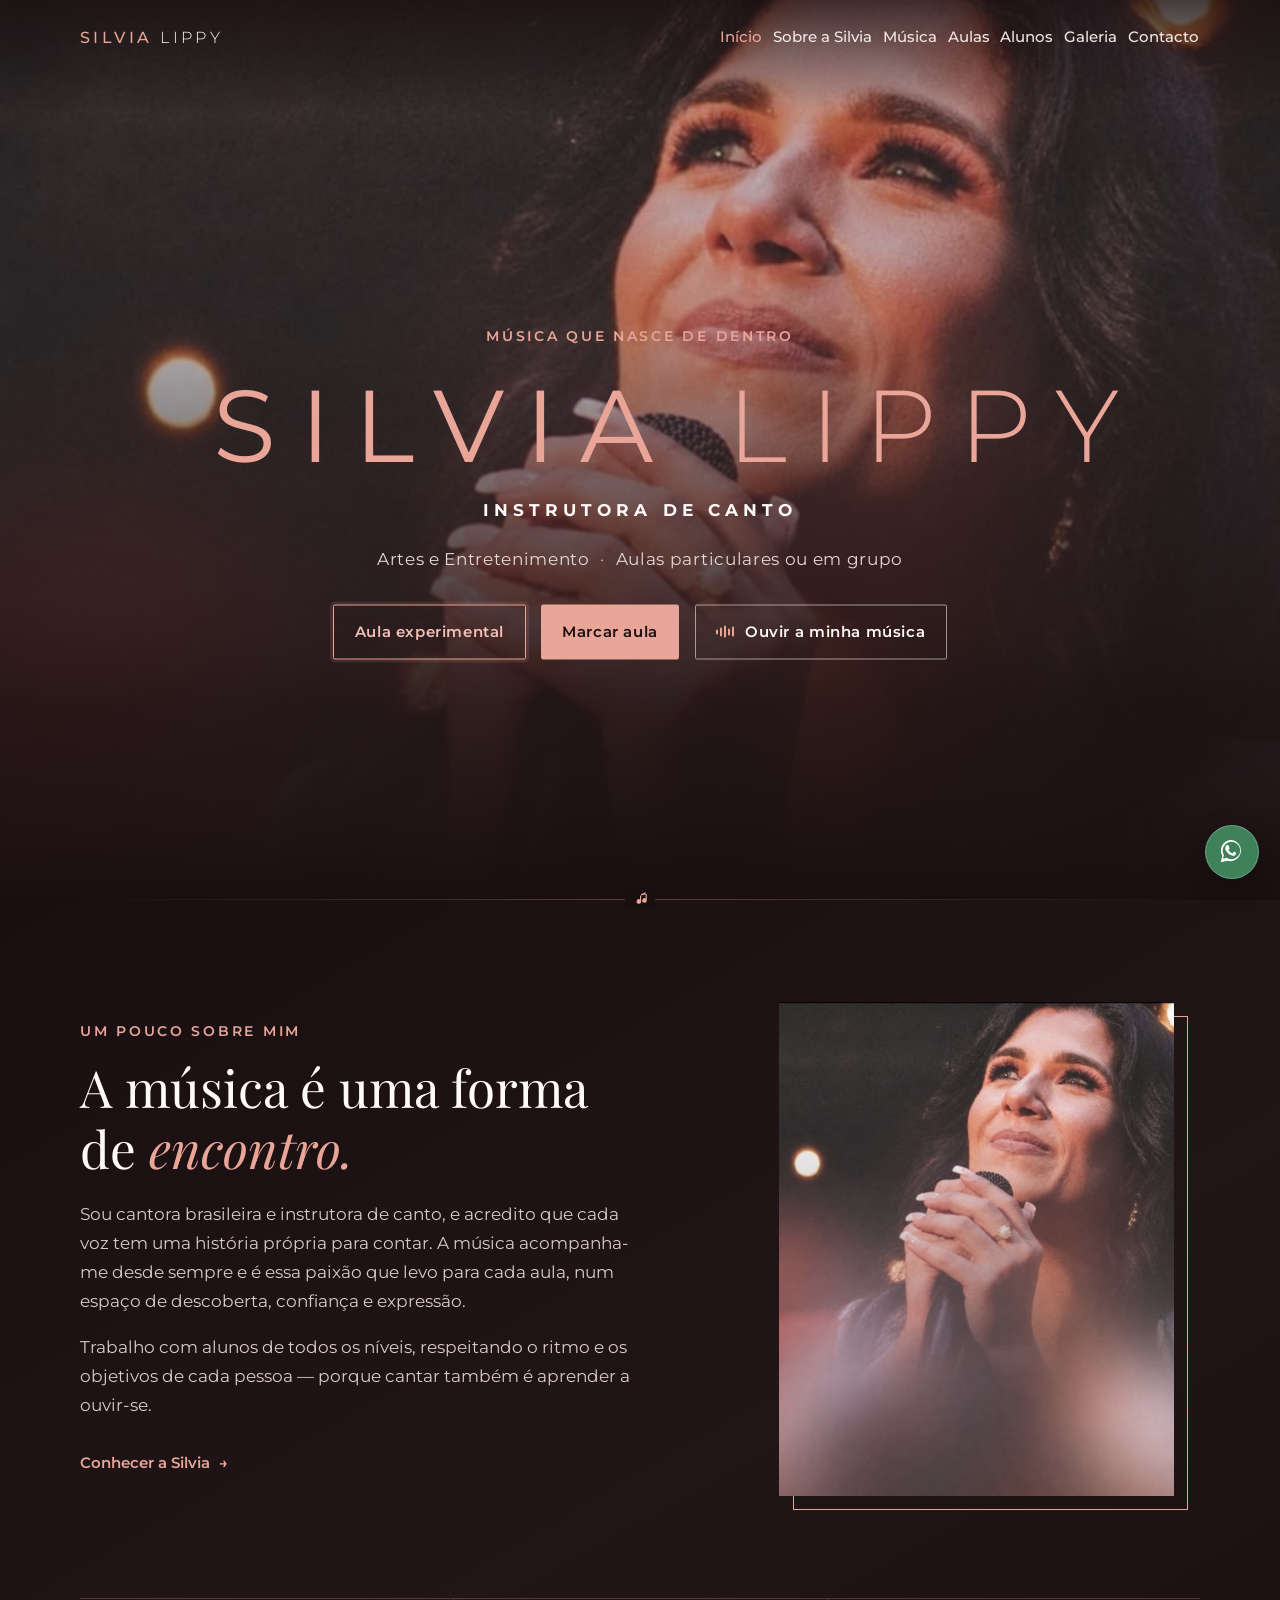
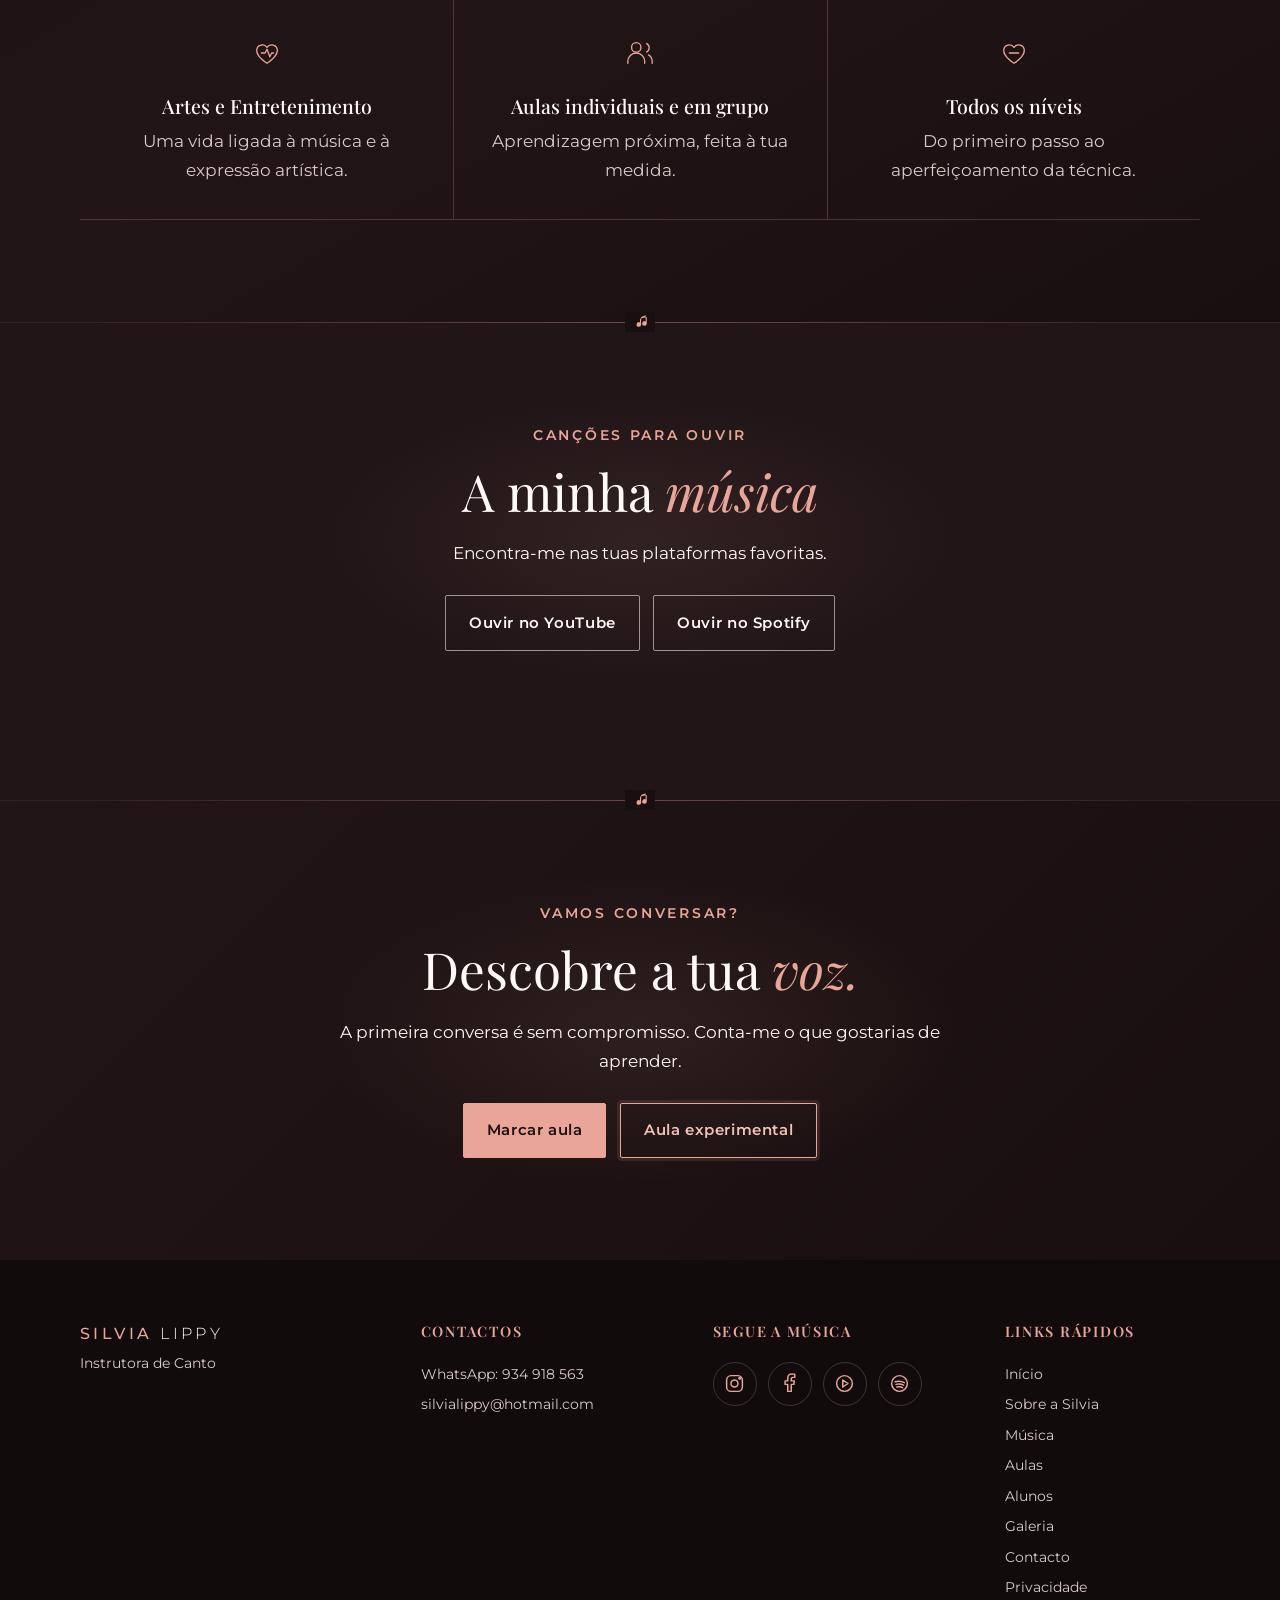
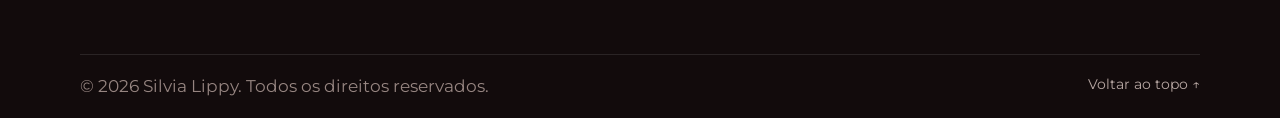
<file: index.html>
<!doctype html>
<html lang="pt-PT">
<head>
  <meta charset="utf-8">
  <meta name="viewport" content="width=device-width, initial-scale=1">
  <meta name="description" content="Silvia Lippy, cantora brasileira e instrutora de canto. Conheça a sua música e as aulas para todos os níveis.">
  <meta name="theme-color" content="#1a0f10">
  <meta property="og:type" content="website">
  <meta property="og:title" content="Início | Silvia Lippy">
  <meta property="og:description" content="Música, expressão e aulas de canto para todos os níveis.">
  <meta property="og:image" content="assets/silvia.jpg">
  <title>Início | Silvia Lippy — Instrutora de Canto</title>
  <link rel="preconnect" href="https://fonts.googleapis.com">
  <link rel="preconnect" href="https://fonts.gstatic.com" crossorigin>
  <link href="https://fonts.googleapis.com/css2?family=Montserrat:wght@300;400;500;600;700&family=Playfair+Display:ital,wght@0,400;0,500;1,400&display=swap" rel="stylesheet">
  <link rel="icon" type="image/svg+xml" href="assets/favicon.svg">
  <link rel="stylesheet" href="css/style.css">
  <script src="js/main.js" defer></script>
</head>
<body>
  <a class="skip-link" href="#conteudo">Saltar para o conteúdo</a>
  <header class="site-header" id="topo">
    <nav class="navbar container" aria-label="Navegação principal">
      <a class="brand" href="index.html" aria-label="Silvia Lippy — início">SILVIA <span>LIPPY</span></a>
      <button class="menu-toggle" type="button" aria-label="Abrir menu" aria-expanded="false" aria-controls="menu-principal"><span></span><span></span><span></span></button>
      <ul class="nav-links" id="menu-principal">
        <li><a href="index.html" aria-current="page">Início</a></li>
        <li><a href="sobre.html">Sobre a Silvia</a></li>
        <li class="music-nav"><a href="musica.html">Música</a><ul class="subnav">
          <li><a href="https://music.youtube.com/@silvialippy" target="_blank" rel="noopener noreferrer">Ouvir no YouTube</a></li>
          <li><a href="https://open.spotify.com/artist/6OQIh9m3OCPyLSIFdCtcOx" target="_blank" rel="noopener noreferrer">Ouvir no Spotify</a></li>
        </ul></li>
        <li><a href="aulas.html">Aulas</a></li><li><a href="alunos.html">Alunos</a></li><li><a href="galeria.html">Galeria</a></li><li><a href="agenda.html" data-feature="agenda">Agenda</a></li><li><a href="contacto.html">Contacto</a></li>
      </ul>
    </nav>
  </header>
  <main id="conteudo">
    <section class="hero" id="inicio" aria-labelledby="hero-title">
      <div class="hero-shade"></div>
      <div class="hero-content container">
        <p class="eyebrow">Música que nasce de dentro</p>
        <h1 id="hero-title">SILVIA <span>LIPPY</span></h1>
        <p class="hero-role">INSTRUTORA DE CANTO</p>
        <p class="hero-caption">Artes e Entretenimento <span aria-hidden="true">·</span> Aulas particulares ou em grupo</p>
        <div class="button-row hero-actions">
          <a class="button button-experimental" href="contacto.html?interesse=aula-experimental">Aula experimental</a>
          <a class="button button-primary" href="contacto.html">Marcar aula</a>
          <a class="button button-outline hero-music-link" href="musica.html"><span class="sound-equalizer" aria-hidden="true"><i></i><i></i><i></i><i></i><i></i></span>Ouvir a minha música</a>
        </div>
      </div>
    </section>
    <section class="section about-section" aria-labelledby="about-title">
      <div class="container about-grid reveal">
        <div class="section-copy">
          <p class="eyebrow">Um pouco sobre mim</p>
          <h2 id="about-title">A música é uma forma de <em>encontro.</em></h2>
          <!-- SUBSTITUIR: texto de apresentação da Silvia -->
          <p>Sou cantora brasileira e instrutora de canto, e acredito que cada voz tem uma história própria para contar. A música acompanha-me desde sempre e é essa paixão que levo para cada aula, num espaço de descoberta, confiança e expressão.</p>
          <p>Trabalho com alunos de todos os níveis, respeitando o ritmo e os objetivos de cada pessoa — porque cantar também é aprender a ouvir-se.</p>
          <a class="text-link" href="sobre.html">Conhecer a Silvia <span aria-hidden="true">→</span></a>
        </div>
        <div class="about-image-wrap">
          <img class="about-image" src="assets/silvia.jpg" alt="Silvia Lippy, cantora e instrutora de canto" loading="lazy">
          <span class="image-accent" aria-hidden="true"></span>
        </div>
      </div>
      <div class="container highlights reveal" aria-label="Destaques">
        <article class="highlight-card"><span class="line-icon" aria-hidden="true"><svg viewBox="0 0 32 32"><path d="M16 27s-11-6.7-11-14a6 6 0 0 1 11-3 6 6 0 0 1 11 3c0 7.3-11 14-11 14Z"/><path d="M10 16h4l2-4 3 8 2-4h2"/></svg></span><h3>Artes e Entretenimento</h3><p>Uma vida ligada à música e à expressão artística.</p></article>
        <article class="highlight-card"><span class="line-icon" aria-hidden="true"><svg viewBox="0 0 32 32"><circle cx="12" cy="10" r="5"/><path d="M3 27v-2a9 9 0 0 1 18 0v2M23 6a5 5 0 0 1 0 9m2 3a8 8 0 0 1 4 7v2"/></svg></span><h3>Aulas individuais e em grupo</h3><p>Aprendizagem próxima, feita à tua medida.</p></article>
        <article class="highlight-card"><span class="line-icon" aria-hidden="true"><svg viewBox="0 0 32 32"><path d="M16 27s-11-6.7-11-14a6 6 0 0 1 11-3 6 6 0 0 1 11 3c0 7.3-11 14-11 14Z"/><path d="M11 16h10"/></svg></span><h3>Todos os níveis</h3><p>Do primeiro passo ao aperfeiçoamento da técnica.</p></article>
      </div>
    </section>
    <section class="section music-teaser" aria-labelledby="music-teaser-title">
      <div class="container section-heading reveal">
        <p class="eyebrow">Canções para ouvir</p>
        <h2 id="music-teaser-title">A minha <em>música</em></h2>
        <p>Encontra-me nas tuas plataformas favoritas.</p>
        <div class="button-row teaser-actions">
          <a class="button button-outline" href="https://music.youtube.com/@silvialippy" target="_blank" rel="noopener noreferrer">Ouvir no YouTube</a>
          <a class="button button-outline" href="https://open.spotify.com/artist/6OQIh9m3OCPyLSIFdCtcOx" target="_blank" rel="noopener noreferrer">Ouvir no Spotify</a>
        </div>
      </div>
    </section>
    <section class="section home-contact-cta" aria-labelledby="home-cta-title">
      <div class="container section-heading reveal">
        <p class="eyebrow">Vamos conversar?</p>
        <h2 id="home-cta-title">Descobre a tua <em>voz.</em></h2>
        <p>A primeira conversa é sem compromisso. Conta-me o que gostarias de aprender.</p>
        <div class="button-row teaser-actions">
          <a class="button button-primary" href="contacto.html">Marcar aula</a>
          <a class="button button-experimental" href="contacto.html?interesse=aula-experimental">Aula experimental</a>
        </div>
      </div>
    </section>
  </main>
  <footer class="site-footer">
    <div class="container footer-main">
      <div class="footer-brand"><a class="brand" href="index.html">SILVIA <span>LIPPY</span></a><p>Instrutora de Canto</p></div>
      <div class="footer-block"><h2>Contactos</h2><a href="https://wa.me/351934918563" target="_blank" rel="noopener noreferrer">WhatsApp: 934 918 563</a><a href="mailto:silvialippy@hotmail.com">silvialippy@hotmail.com</a></div>
      <div class="footer-block"><h2>Segue a música</h2><div class="social-links">
        <a href="https://www.instagram.com/silvialippy" target="_blank" rel="noopener noreferrer" aria-label="Instagram de Silvia Lippy"><svg viewBox="0 0 24 24" aria-hidden="true"><rect x="3" y="3" width="18" height="18" rx="5"/><circle cx="12" cy="12" r="4"/><circle cx="18" cy="6" r="1"/></svg></a>
        <a href="https://www.facebook.com/share/18snv7pQ2m/" target="_blank" rel="noopener noreferrer" aria-label="Facebook de Silvia Lippy"><svg viewBox="0 0 24 24" aria-hidden="true"><path d="M14 21v-8h3l.5-4H14V7c0-1.2.4-2 2-2h2V1.4A25 25 0 0 0 15 1c-3 0-5 1.8-5 5v3H7v4h3v8z"/></svg></a>
        <a href="https://music.youtube.com/@silvialippy" target="_blank" rel="noopener noreferrer" aria-label="Silvia Lippy no YouTube Music"><svg viewBox="0 0 24 24" aria-hidden="true"><circle cx="12" cy="12" r="9"/><path d="m10 8 6 4-6 4z"/></svg></a>
        <a href="https://open.spotify.com/artist/6OQIh9m3OCPyLSIFdCtcOx" target="_blank" rel="noopener noreferrer" aria-label="Silvia Lippy no Spotify"><svg viewBox="0 0 24 24" aria-hidden="true"><circle cx="12" cy="12" r="9"/><path d="M7 10c3.7-1 7.8-.6 10.5 1M8 13c3-.8 6.4-.4 8.7.9M9 16c2.3-.6 4.7-.2 6.5.8"/></svg></a>
      </div></div>
      <div class="footer-block footer-quick"><h2>Links rápidos</h2><a href="index.html" aria-current="page">Início</a><a href="sobre.html">Sobre a Silvia</a><a href="musica.html">Música</a><a href="aulas.html">Aulas</a><a href="alunos.html">Alunos</a><a href="galeria.html">Galeria</a><a href="agenda.html" data-feature="agenda">Agenda</a><a href="alunos.html" data-feature="testemunhos">Testemunhos</a><a href="contacto.html">Contacto</a><a href="privacidade.html">Privacidade</a></div>
    </div>
    <div class="container footer-bottom"><p>© 2026 Silvia Lippy. Todos os direitos reservados.</p><a href="#topo">Voltar ao topo ↑</a></div>
  </footer>
  <a class="whatsapp-float" href="https://wa.me/351934918563" target="_blank" rel="noopener noreferrer" aria-label="Contactar Silvia Lippy pelo WhatsApp"><svg viewBox="0 0 32 32" aria-hidden="true"><path d="M16 4a11 11 0 0 0-9.5 16.5L5 27l6.7-1.5A11 11 0 1 0 16 4Zm0 20a9 9 0 0 1-4.6-1.3l-.3-.2-3.9.9 1-3.8-.2-.3A9 9 0 1 1 16 24Zm5-6.7c-.3-.2-1.8-.9-2.1-1s-.5-.2-.7.2-.8 1-.9 1.2-.3.2-.6.1a7.4 7.4 0 0 1-2.2-1.4 8.4 8.4 0 0 1-1.5-1.9c-.2-.3 0-.5.1-.6l.5-.6.3-.5c.1-.2 0-.4 0-.6l-1-2.3c-.2-.6-.5-.5-.7-.5h-.6c-.2 0-.6.1-.9.4s-1.2 1.2-1.2 2.8 1.2 3.2 1.4 3.4a11 11 0 0 0 4.3 3.7c.6.3 1.1.4 1.5.6.6.2 1.2.2 1.6.1.5-.1 1.8-.7 2-1.4s.3-1.3.2-1.4-.2-.2-.5-.4Z"/></svg></a>
</body>
</html>
</file>
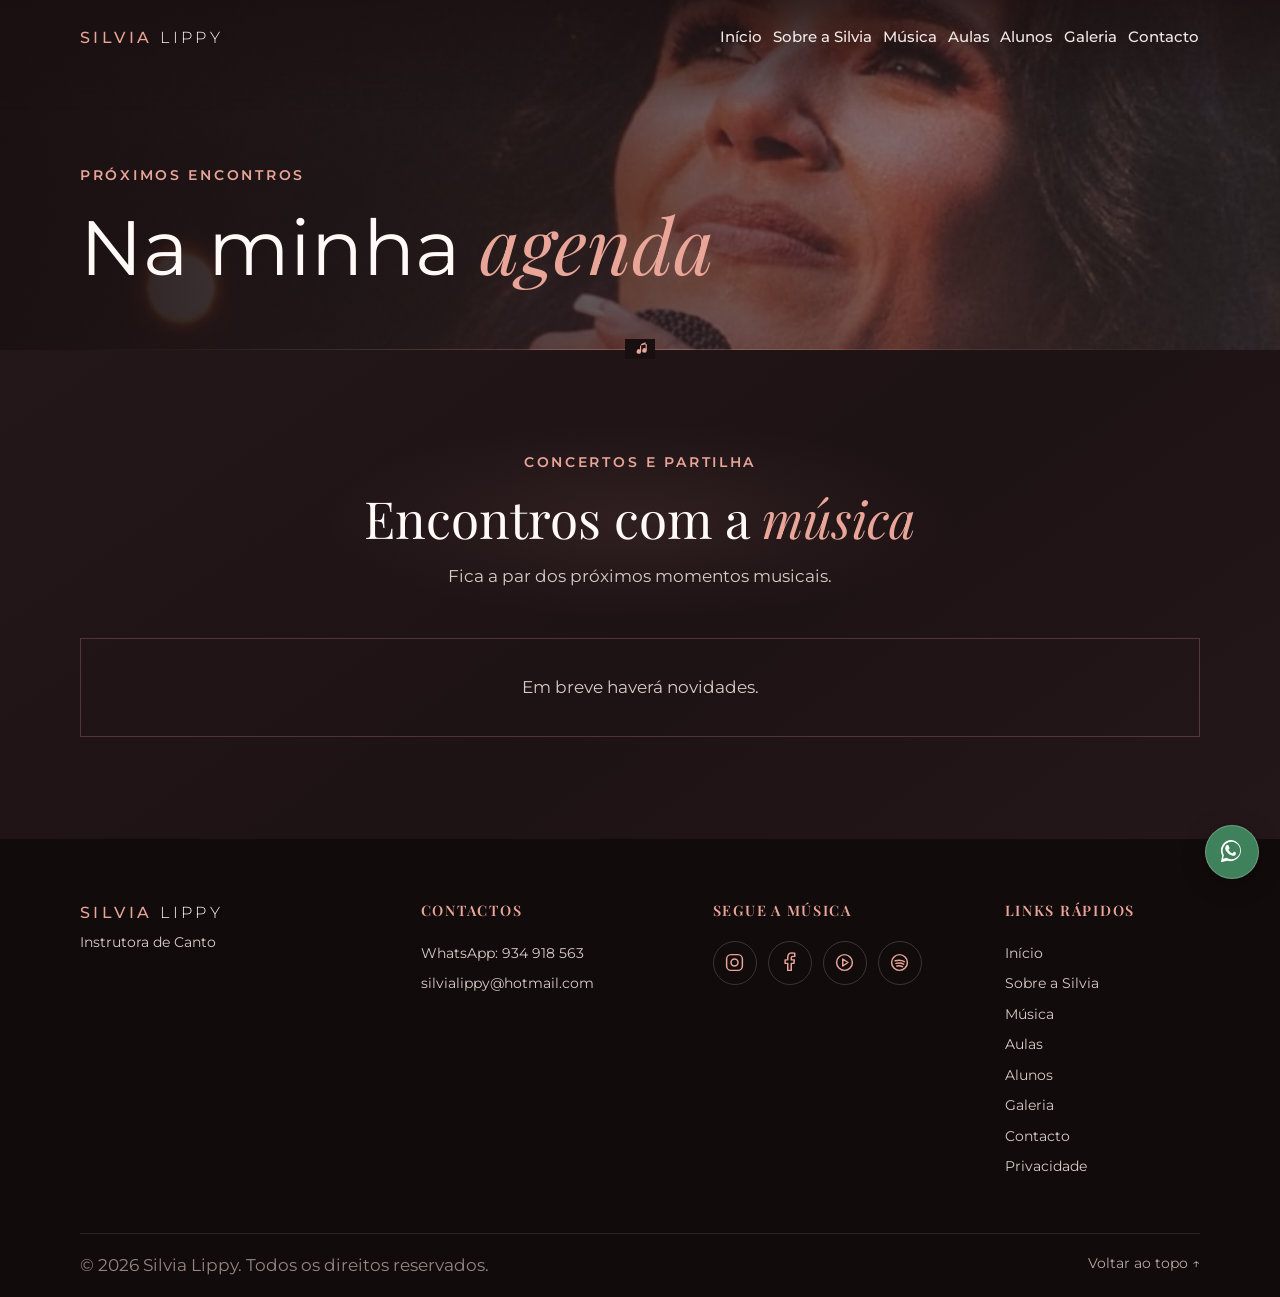
<file: agenda.html>
<!doctype html>
<html lang="pt-PT">
<head>
  <meta charset="utf-8"><meta name="viewport" content="width=device-width, initial-scale=1">
  <meta name="description" content="Consulte a agenda de concertos e encontros musicais de Silvia Lippy."><meta name="theme-color" content="#1a0f10">
  <meta property="og:type" content="website"><meta property="og:title" content="Agenda | Silvia Lippy"><meta property="og:description" content="Próximos concertos, encontros e momentos para partilhar música."><meta property="og:image" content="assets/silvia.jpg">
  <title>Agenda | Silvia Lippy</title>
  <link rel="preconnect" href="https://fonts.googleapis.com"><link rel="preconnect" href="https://fonts.gstatic.com" crossorigin><link href="https://fonts.googleapis.com/css2?family=Montserrat:wght@300;400;500;600;700&family=Playfair+Display:ital,wght@0,400;0,500;1,400&display=swap" rel="stylesheet">
  <link rel="icon" type="image/svg+xml" href="assets/favicon.svg"><link rel="stylesheet" href="css/style.css"><script src="js/main.js" defer></script>
</head>
<body>
  <a class="skip-link" href="#conteudo">Saltar para o conteúdo</a>
  <header class="site-header" id="topo"><nav class="navbar container" aria-label="Navegação principal"><a class="brand" href="index.html" aria-label="Silvia Lippy — início">SILVIA <span>LIPPY</span></a><button class="menu-toggle" type="button" aria-label="Abrir menu" aria-expanded="false" aria-controls="menu-principal"><span></span><span></span><span></span></button>
    <ul class="nav-links" id="menu-principal"><li><a href="index.html">Início</a></li><li><a href="sobre.html">Sobre a Silvia</a></li><li class="music-nav"><a href="musica.html">Música</a><ul class="subnav"><li><a href="https://music.youtube.com/@silvialippy" target="_blank" rel="noopener noreferrer">Ouvir no YouTube</a></li><li><a href="https://open.spotify.com/artist/6OQIh9m3OCPyLSIFdCtcOx" target="_blank" rel="noopener noreferrer">Ouvir no Spotify</a></li></ul></li><li><a href="aulas.html">Aulas</a></li><li><a href="alunos.html">Alunos</a></li><li><a href="galeria.html">Galeria</a></li><li><a href="agenda.html" data-feature="agenda" aria-current="page">Agenda</a></li><li><a href="contacto.html">Contacto</a></li></ul>
  </nav></header>
  <main id="conteudo"><section class="page-hero" aria-labelledby="page-title"><div class="container reveal"><p class="eyebrow">Próximos encontros</p><h1 id="page-title">Na minha <em>agenda</em></h1></div></section>
    <section class="section agenda-section" id="agenda" aria-labelledby="agenda-title">
      <div class="container"><div class="section-heading reveal"><p class="eyebrow">Concertos e partilha</p><h2 id="agenda-title">Encontros com a <em>música</em></h2><p>Fica a par dos próximos momentos musicais.</p></div>
        <!-- SUBSTITUIR ANTES DE PUBLICAR: evento 1 fictício. -->
        <!-- SUBSTITUIR ANTES DE PUBLICAR: evento 2 fictício. -->
        <p class="agenda-empty reveal" id="agenda-empty" hidden>Em breve haverá novidades.</p>
        <div class="event-grid" id="agenda-events"></div>
      </div>
    </section>
  </main>
  <footer class="site-footer"><div class="container footer-main"><div class="footer-brand"><a class="brand" href="index.html">SILVIA <span>LIPPY</span></a><p>Instrutora de Canto</p></div><div class="footer-block"><h2>Contactos</h2><a href="https://wa.me/351934918563" target="_blank" rel="noopener noreferrer">WhatsApp: 934 918 563</a><a href="mailto:silvialippy@hotmail.com">silvialippy@hotmail.com</a></div>
    <div class="footer-block"><h2>Segue a música</h2><div class="social-links"><a href="https://www.instagram.com/silvialippy" target="_blank" rel="noopener noreferrer" aria-label="Instagram de Silvia Lippy"><svg viewBox="0 0 24 24" aria-hidden="true"><rect x="3" y="3" width="18" height="18" rx="5"/><circle cx="12" cy="12" r="4"/></svg></a><a href="https://www.facebook.com/share/18snv7pQ2m/" target="_blank" rel="noopener noreferrer" aria-label="Facebook de Silvia Lippy"><svg viewBox="0 0 24 24" aria-hidden="true"><path d="M14 21v-8h3l.5-4H14V7c0-1.2.4-2 2-2h2V1.4A25 25 0 0 0 15 1c-3 0-5 1.8-5 5v3H7v4h3v8z"/></svg></a><a href="https://music.youtube.com/@silvialippy" target="_blank" rel="noopener noreferrer" aria-label="Silvia Lippy no YouTube Music"><svg viewBox="0 0 24 24" aria-hidden="true"><circle cx="12" cy="12" r="9"/><path d="m10 8 6 4-6 4z"/></svg></a><a href="https://open.spotify.com/artist/6OQIh9m3OCPyLSIFdCtcOx" target="_blank" rel="noopener noreferrer" aria-label="Silvia Lippy no Spotify"><svg viewBox="0 0 24 24" aria-hidden="true"><circle cx="12" cy="12" r="9"/><path d="M7 10c3.7-1 7.8-.6 10.5 1M8 13c3-.8 6.4-.4 8.7.9M9 16c2.3-.6 4.7-.2 6.5.8"/></svg></a></div></div>
    <div class="footer-block footer-quick"><h2>Links rápidos</h2><a href="index.html">Início</a><a href="sobre.html">Sobre a Silvia</a><a href="musica.html">Música</a><a href="aulas.html">Aulas</a><a href="alunos.html">Alunos</a><a href="galeria.html">Galeria</a><a href="agenda.html" data-feature="agenda" aria-current="page">Agenda</a><a href="alunos.html" data-feature="testemunhos">Testemunhos</a><a href="contacto.html">Contacto</a><a href="privacidade.html">Privacidade</a></div>
  </div><div class="container footer-bottom"><p>© 2026 Silvia Lippy. Todos os direitos reservados.</p><a href="#topo">Voltar ao topo ↑</a></div></footer>
  <a class="whatsapp-float" href="https://wa.me/351934918563" target="_blank" rel="noopener noreferrer" aria-label="Contactar Silvia Lippy pelo WhatsApp"><svg viewBox="0 0 32 32" aria-hidden="true"><path d="M16 4a11 11 0 0 0-9.5 16.5L5 27l6.7-1.5A11 11 0 1 0 16 4Zm0 20a9 9 0 0 1-4.6-1.3l-.3-.2-3.9.9 1-3.8-.2-.3A9 9 0 1 1 16 24Zm5-6.7c-.3-.2-1.8-.9-2.1-1s-.5-.2-.7.2-.8 1-.9 1.2-.3.2-.6.1a7.4 7.4 0 0 1-2.2-1.4 8.4 8.4 0 0 1-1.5-1.9c-.2-.3 0-.5.1-.6l.5-.6.3-.5c.1-.2 0-.4 0-.6l-1-2.3c-.2-.6-.5-.5-.7-.5h-.6c-.2 0-.6.1-.9.4s-1.2 1.2-1.2 2.8 1.2 3.2 1.4 3.4a11 11 0 0 0 4.3 3.7c.6.3 1.1.4 1.5.6.6.2 1.2.2 1.6.1.5-.1 1.8-.7 2-1.4s.3-1.3.2-1.4-.2-.2-.5-.4Z"/></svg></a>
</body>
</html>
</file>
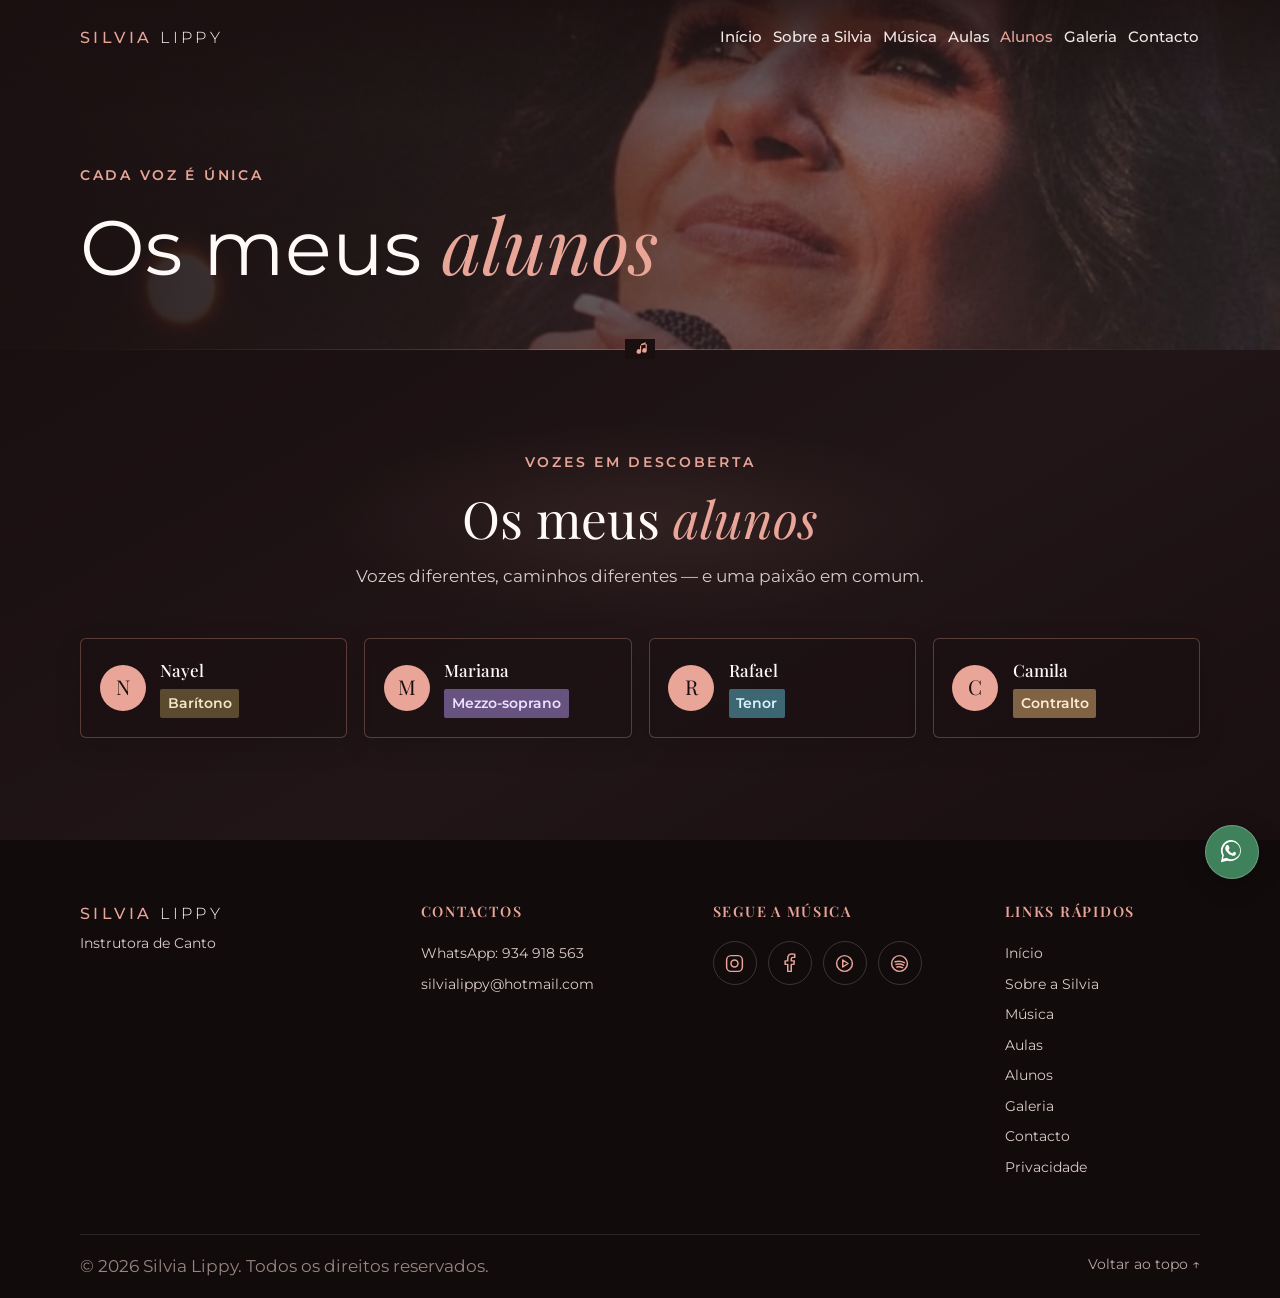
<file: alunos.html>
<!doctype html>
<html lang="pt-PT">
<head>
  <meta charset="utf-8">
  <meta name="viewport" content="width=device-width, initial-scale=1">
  <meta name="description" content="Conheça os alunos de canto de Silvia Lippy e leia testemunhos sobre a experiência nas aulas.">
  <meta name="theme-color" content="#1a0f10">
  <meta property="og:type" content="website">
  <meta property="og:title" content="Alunos e Testemunhos | Silvia Lippy">
  <meta property="og:description" content="Vozes diferentes, caminhos diferentes e experiências partilhadas nas aulas de canto.">
  <meta property="og:image" content="assets/silvia.jpg">
  <title>Alunos e Testemunhos | Silvia Lippy</title>
  <link rel="preconnect" href="https://fonts.googleapis.com"><link rel="preconnect" href="https://fonts.gstatic.com" crossorigin>
  <link href="https://fonts.googleapis.com/css2?family=Montserrat:wght@300;400;500;600;700&family=Playfair+Display:ital,wght@0,400;0,500;1,400&display=swap" rel="stylesheet">
  <link rel="icon" type="image/svg+xml" href="assets/favicon.svg">
  <link rel="stylesheet" href="css/style.css"><script src="js/main.js" defer></script>
</head>
<body>
  <a class="skip-link" href="#conteudo">Saltar para o conteúdo</a>
  <header class="site-header" id="topo"><nav class="navbar container" aria-label="Navegação principal">
    <a class="brand" href="index.html" aria-label="Silvia Lippy — início">SILVIA <span>LIPPY</span></a><button class="menu-toggle" type="button" aria-label="Abrir menu" aria-expanded="false" aria-controls="menu-principal"><span></span><span></span><span></span></button>
    <ul class="nav-links" id="menu-principal"><li><a href="index.html">Início</a></li><li><a href="sobre.html">Sobre a Silvia</a></li>
      <li class="music-nav"><a href="musica.html">Música</a><ul class="subnav"><li><a href="https://music.youtube.com/@silvialippy" target="_blank" rel="noopener noreferrer">Ouvir no YouTube</a></li><li><a href="https://open.spotify.com/artist/6OQIh9m3OCPyLSIFdCtcOx" target="_blank" rel="noopener noreferrer">Ouvir no Spotify</a></li></ul></li>
      <li><a href="aulas.html">Aulas</a></li><li><a href="alunos.html" aria-current="page">Alunos</a></li><li><a href="galeria.html">Galeria</a></li><li><a href="agenda.html" data-feature="agenda">Agenda</a></li><li><a href="contacto.html">Contacto</a></li></ul>
  </nav></header>
  <main id="conteudo">
    <section class="page-hero" aria-labelledby="page-title"><div class="container reveal"><p class="eyebrow">Cada voz é única</p><h1 id="page-title">Os meus <em>alunos</em></h1></div></section>
    <section class="section students-section" aria-labelledby="students-title">
      <div class="container"><div class="section-heading reveal"><p class="eyebrow">Vozes em descoberta</p><h2 id="students-title">Os meus <em>alunos</em></h2><p>Vozes diferentes, caminhos diferentes — e uma paixão em comum.</p></div>
        <div class="students-grid">
          <!-- SUBSTITUIR pelos alunos reais, com autorização -->
          <article class="student-card reveal"><span class="avatar">N</span><div><h3>Nayel</h3><span class="voice-tag baritono">Barítono</span></div></article>
          <article class="student-card reveal"><span class="avatar">M</span><div><h3>Mariana</h3><span class="voice-tag mezzo">Mezzo-soprano</span></div></article>
          <article class="student-card reveal"><span class="avatar">R</span><div><h3>Rafael</h3><span class="voice-tag tenor">Tenor</span></div></article>
          <article class="student-card reveal"><span class="avatar">C</span><div><h3>Camila</h3><span class="voice-tag contralto">Contralto</span></div></article>
        </div>
      </div>
    </section>
    <section class="section testimonials-section" data-feature="testemunhos" aria-labelledby="testimonials-title">
      <div class="container"><div class="section-heading reveal"><p class="eyebrow">Palavras de quem canta</p><h2 id="testimonials-title">Os meus <em>testemunhos</em></h2><p>Experiências que mostram o caminho feito em conjunto.</p></div>
        <!-- SUBSTITUIR ANTES DE PUBLICAR: citações fictícias por testemunhos reais, com autorização. -->
        <div class="testimonials-grid">
          <figure class="testimonial-card reveal"><span class="quote-mark" aria-hidden="true">“</span><blockquote>As aulas ajudaram-me a ganhar confiança e a descobrir possibilidades na minha voz que não conhecia.</blockquote><figcaption><span class="testimonial-avatar">A</span><span><strong>Aluno/a de canto</strong><small><!-- SUBSTITUIR ANTES DE PUBLICAR -->Testemunho placeholder</small></span></figcaption></figure>
          <figure class="testimonial-card reveal"><span class="quote-mark" aria-hidden="true">“</span><blockquote>Aprendo ao meu ritmo, num ambiente leve e encorajador. Cada aula deixa-me com vontade de cantar mais.</blockquote><figcaption><span class="testimonial-avatar">M</span><span><strong>Aluna de canto</strong><small><!-- SUBSTITUIR ANTES DE PUBLICAR -->Testemunho placeholder</small></span></figcaption></figure>
          <figure class="testimonial-card reveal"><span class="quote-mark" aria-hidden="true">“</span><blockquote>Trabalhar a respiração e a técnica fez toda a diferença. Sinto-me muito mais à vontade a cantar.</blockquote><figcaption><span class="testimonial-avatar">R</span><span><strong>Aluno de canto</strong><small><!-- SUBSTITUIR ANTES DE PUBLICAR -->Testemunho placeholder</small></span></figcaption></figure>
        </div>
      </div>
    </section>
  </main>
  <footer class="site-footer"><div class="container footer-main">
    <div class="footer-brand"><a class="brand" href="index.html">SILVIA <span>LIPPY</span></a><p>Instrutora de Canto</p></div><div class="footer-block"><h2>Contactos</h2><a href="https://wa.me/351934918563" target="_blank" rel="noopener noreferrer">WhatsApp: 934 918 563</a><a href="mailto:silvialippy@hotmail.com">silvialippy@hotmail.com</a></div>
    <div class="footer-block"><h2>Segue a música</h2><div class="social-links"><a href="https://www.instagram.com/silvialippy" target="_blank" rel="noopener noreferrer" aria-label="Instagram de Silvia Lippy"><svg viewBox="0 0 24 24" aria-hidden="true"><rect x="3" y="3" width="18" height="18" rx="5"/><circle cx="12" cy="12" r="4"/></svg></a><a href="https://www.facebook.com/share/18snv7pQ2m/" target="_blank" rel="noopener noreferrer" aria-label="Facebook de Silvia Lippy"><svg viewBox="0 0 24 24" aria-hidden="true"><path d="M14 21v-8h3l.5-4H14V7c0-1.2.4-2 2-2h2V1.4A25 25 0 0 0 15 1c-3 0-5 1.8-5 5v3H7v4h3v8z"/></svg></a><a href="https://music.youtube.com/@silvialippy" target="_blank" rel="noopener noreferrer" aria-label="Silvia Lippy no YouTube Music"><svg viewBox="0 0 24 24" aria-hidden="true"><circle cx="12" cy="12" r="9"/><path d="m10 8 6 4-6 4z"/></svg></a><a href="https://open.spotify.com/artist/6OQIh9m3OCPyLSIFdCtcOx" target="_blank" rel="noopener noreferrer" aria-label="Silvia Lippy no Spotify"><svg viewBox="0 0 24 24" aria-hidden="true"><circle cx="12" cy="12" r="9"/><path d="M7 10c3.7-1 7.8-.6 10.5 1M8 13c3-.8 6.4-.4 8.7.9M9 16c2.3-.6 4.7-.2 6.5.8"/></svg></a></div></div>
    <div class="footer-block footer-quick"><h2>Links rápidos</h2><a href="index.html">Início</a><a href="sobre.html">Sobre a Silvia</a><a href="musica.html">Música</a><a href="aulas.html">Aulas</a><a href="alunos.html" aria-current="page">Alunos</a><a href="galeria.html">Galeria</a><a href="agenda.html" data-feature="agenda">Agenda</a><a href="alunos.html" data-feature="testemunhos">Testemunhos</a><a href="contacto.html">Contacto</a><a href="privacidade.html">Privacidade</a></div>
  </div><div class="container footer-bottom"><p>© 2026 Silvia Lippy. Todos os direitos reservados.</p><a href="#topo">Voltar ao topo ↑</a></div></footer>
  <a class="whatsapp-float" href="https://wa.me/351934918563" target="_blank" rel="noopener noreferrer" aria-label="Contactar Silvia Lippy pelo WhatsApp"><svg viewBox="0 0 32 32" aria-hidden="true"><path d="M16 4a11 11 0 0 0-9.5 16.5L5 27l6.7-1.5A11 11 0 1 0 16 4Zm0 20a9 9 0 0 1-4.6-1.3l-.3-.2-3.9.9 1-3.8-.2-.3A9 9 0 1 1 16 24Zm5-6.7c-.3-.2-1.8-.9-2.1-1s-.5-.2-.7.2-.8 1-.9 1.2-.3.2-.6.1a7.4 7.4 0 0 1-2.2-1.4 8.4 8.4 0 0 1-1.5-1.9c-.2-.3 0-.5.1-.6l.5-.6.3-.5c.1-.2 0-.4 0-.6l-1-2.3c-.2-.6-.5-.5-.7-.5h-.6c-.2 0-.6.1-.9.4s-1.2 1.2-1.2 2.8 1.2 3.2 1.4 3.4a11 11 0 0 0 4.3 3.7c.6.3 1.1.4 1.5.6.6.2 1.2.2 1.6.1.5-.1 1.8-.7 2-1.4s.3-1.3.2-1.4-.2-.2-.5-.4Z"/></svg></a>
</body>
</html>
</file>
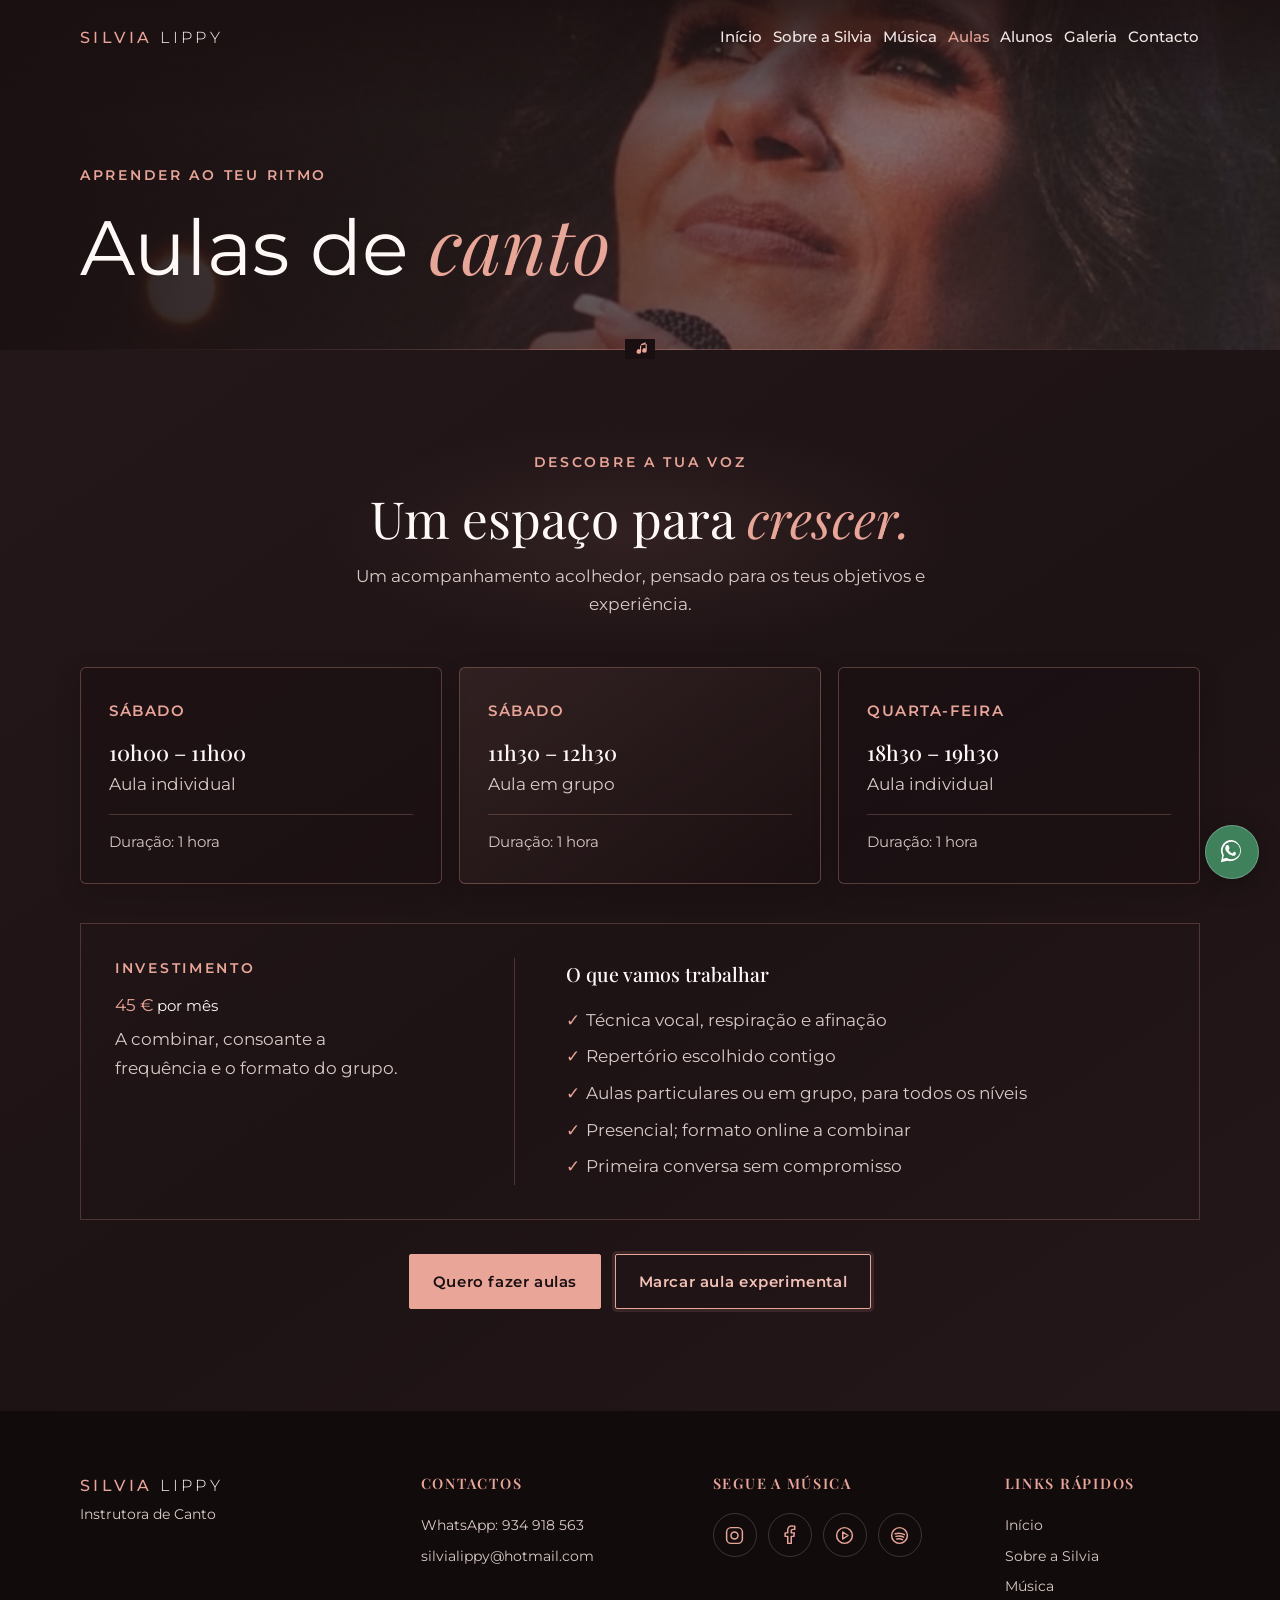
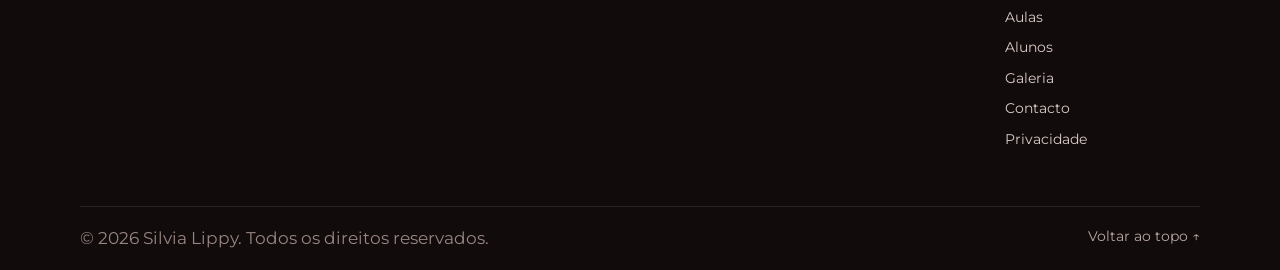
<file: aulas.html>
<!doctype html>
<html lang="pt-PT">
<head>
  <meta charset="utf-8">
  <meta name="viewport" content="width=device-width, initial-scale=1">
  <meta name="description" content="Horários, preços e informações sobre as aulas de canto individuais e em grupo de Silvia Lippy.">
  <meta name="theme-color" content="#1a0f10">
  <meta property="og:type" content="website">
  <meta property="og:title" content="Aulas de Canto | Silvia Lippy">
  <meta property="og:description" content="Aulas de canto para todos os níveis, presenciais ou online a combinar.">
  <meta property="og:image" content="assets/silvia.jpg">
  <title>Aulas de Canto | Silvia Lippy</title>
  <link rel="preconnect" href="https://fonts.googleapis.com">
  <link rel="preconnect" href="https://fonts.gstatic.com" crossorigin>
  <link href="https://fonts.googleapis.com/css2?family=Montserrat:wght@300;400;500;600;700&family=Playfair+Display:ital,wght@0,400;0,500;1,400&display=swap" rel="stylesheet">
  <link rel="icon" type="image/svg+xml" href="assets/favicon.svg">
  <link rel="stylesheet" href="css/style.css">
  <script src="js/main.js" defer></script>
</head>
<body>
  <a class="skip-link" href="#conteudo">Saltar para o conteúdo</a>
  <header class="site-header" id="topo"><nav class="navbar container" aria-label="Navegação principal">
    <a class="brand" href="index.html" aria-label="Silvia Lippy — início">SILVIA <span>LIPPY</span></a>
    <button class="menu-toggle" type="button" aria-label="Abrir menu" aria-expanded="false" aria-controls="menu-principal"><span></span><span></span><span></span></button>
    <ul class="nav-links" id="menu-principal">
      <li><a href="index.html">Início</a></li><li><a href="sobre.html">Sobre a Silvia</a></li>
      <li class="music-nav"><a href="musica.html">Música</a><ul class="subnav"><li><a href="https://music.youtube.com/@silvialippy" target="_blank" rel="noopener noreferrer">Ouvir no YouTube</a></li><li><a href="https://open.spotify.com/artist/6OQIh9m3OCPyLSIFdCtcOx" target="_blank" rel="noopener noreferrer">Ouvir no Spotify</a></li></ul></li>
      <li><a href="aulas.html" aria-current="page">Aulas</a></li><li><a href="alunos.html">Alunos</a></li><li><a href="galeria.html">Galeria</a></li><li><a href="agenda.html" data-feature="agenda">Agenda</a></li><li><a href="contacto.html">Contacto</a></li>
    </ul>
  </nav></header>
  <main id="conteudo">
    <section class="page-hero" aria-labelledby="page-title"><div class="container reveal"><p class="eyebrow">Aprender ao teu ritmo</p><h1 id="page-title">Aulas de <em>canto</em></h1></div></section>
    <section class="section lessons-section" aria-labelledby="lessons-title">
      <div class="container">
        <div class="section-heading reveal"><p class="eyebrow">Descobre a tua voz</p><h2 id="lessons-title">Um espaço para <em>crescer.</em></h2><p>Um acompanhamento acolhedor, pensado para os teus objetivos e experiência.</p></div>
        <div class="schedule-grid">
          <article class="schedule-card reveal"><span class="schedule-day">Sábado</span><h3>10h00 – 11h00</h3><p>Aula individual</p><span class="schedule-duration">Duração: 1 hora</span></article>
          <article class="schedule-card featured-schedule reveal"><span class="schedule-day">Sábado</span><h3>11h30 – 12h30</h3><p>Aula em grupo</p><span class="schedule-duration">Duração: 1 hora</span></article>
          <article class="schedule-card reveal"><span class="schedule-day">Quarta-feira</span><h3>18h30 – 19h30</h3><p>Aula individual</p><span class="schedule-duration">Duração: 1 hora</span></article>
        </div>
        <div class="lesson-details reveal">
          <div class="price-block"><p class="eyebrow">Investimento</p><p class="price">45 € <span>por mês</span></p><p>A combinar, consoante a frequência e o formato do grupo.</p></div>
          <div class="lesson-info"><h3>O que vamos trabalhar</h3><ul class="check-list"><li>Técnica vocal, respiração e afinação</li><li>Repertório escolhido contigo</li><li>Aulas particulares ou em grupo, para todos os níveis</li><li>Presencial; formato online a combinar</li><li>Primeira conversa sem compromisso</li></ul></div>
        </div>
        <div class="center-action reveal"><div class="button-row lesson-actions"><a class="button button-primary" href="contacto.html">Quero fazer aulas</a><a class="button button-experimental" href="contacto.html?interesse=aula-experimental">Marcar aula experimental</a></div></div>
      </div>
    </section>
  </main>
  <footer class="site-footer"><div class="container footer-main">
    <div class="footer-brand"><a class="brand" href="index.html">SILVIA <span>LIPPY</span></a><p>Instrutora de Canto</p></div>
    <div class="footer-block"><h2>Contactos</h2><a href="https://wa.me/351934918563" target="_blank" rel="noopener noreferrer">WhatsApp: 934 918 563</a><a href="mailto:silvialippy@hotmail.com">silvialippy@hotmail.com</a></div>
    <div class="footer-block"><h2>Segue a música</h2><div class="social-links"><a href="https://www.instagram.com/silvialippy" target="_blank" rel="noopener noreferrer" aria-label="Instagram de Silvia Lippy"><svg viewBox="0 0 24 24" aria-hidden="true"><rect x="3" y="3" width="18" height="18" rx="5"/><circle cx="12" cy="12" r="4"/></svg></a><a href="https://www.facebook.com/share/18snv7pQ2m/" target="_blank" rel="noopener noreferrer" aria-label="Facebook de Silvia Lippy"><svg viewBox="0 0 24 24" aria-hidden="true"><path d="M14 21v-8h3l.5-4H14V7c0-1.2.4-2 2-2h2V1.4A25 25 0 0 0 15 1c-3 0-5 1.8-5 5v3H7v4h3v8z"/></svg></a><a href="https://music.youtube.com/@silvialippy" target="_blank" rel="noopener noreferrer" aria-label="Silvia Lippy no YouTube Music"><svg viewBox="0 0 24 24" aria-hidden="true"><circle cx="12" cy="12" r="9"/><path d="m10 8 6 4-6 4z"/></svg></a><a href="https://open.spotify.com/artist/6OQIh9m3OCPyLSIFdCtcOx" target="_blank" rel="noopener noreferrer" aria-label="Silvia Lippy no Spotify"><svg viewBox="0 0 24 24" aria-hidden="true"><circle cx="12" cy="12" r="9"/><path d="M7 10c3.7-1 7.8-.6 10.5 1M8 13c3-.8 6.4-.4 8.7.9M9 16c2.3-.6 4.7-.2 6.5.8"/></svg></a></div></div>
    <div class="footer-block footer-quick"><h2>Links rápidos</h2><a href="index.html">Início</a><a href="sobre.html">Sobre a Silvia</a><a href="musica.html">Música</a><a href="aulas.html" aria-current="page">Aulas</a><a href="alunos.html">Alunos</a><a href="galeria.html">Galeria</a><a href="agenda.html" data-feature="agenda">Agenda</a><a href="alunos.html" data-feature="testemunhos">Testemunhos</a><a href="contacto.html">Contacto</a><a href="privacidade.html">Privacidade</a></div>
  </div><div class="container footer-bottom"><p>© 2026 Silvia Lippy. Todos os direitos reservados.</p><a href="#topo">Voltar ao topo ↑</a></div></footer>
  <a class="whatsapp-float" href="https://wa.me/351934918563" target="_blank" rel="noopener noreferrer" aria-label="Contactar Silvia Lippy pelo WhatsApp"><svg viewBox="0 0 32 32" aria-hidden="true"><path d="M16 4a11 11 0 0 0-9.5 16.5L5 27l6.7-1.5A11 11 0 1 0 16 4Zm0 20a9 9 0 0 1-4.6-1.3l-.3-.2-3.9.9 1-3.8-.2-.3A9 9 0 1 1 16 24Zm5-6.7c-.3-.2-1.8-.9-2.1-1s-.5-.2-.7.2-.8 1-.9 1.2-.3.2-.6.1a7.4 7.4 0 0 1-2.2-1.4 8.4 8.4 0 0 1-1.5-1.9c-.2-.3 0-.5.1-.6l.5-.6.3-.5c.1-.2 0-.4 0-.6l-1-2.3c-.2-.6-.5-.5-.7-.5h-.6c-.2 0-.6.1-.9.4s-1.2 1.2-1.2 2.8 1.2 3.2 1.4 3.4a11 11 0 0 0 4.3 3.7c.6.3 1.1.4 1.5.6.6.2 1.2.2 1.6.1.5-.1 1.8-.7 2-1.4s.3-1.3.2-1.4-.2-.2-.5-.4Z"/></svg></a>
</body>
</html>
</file>
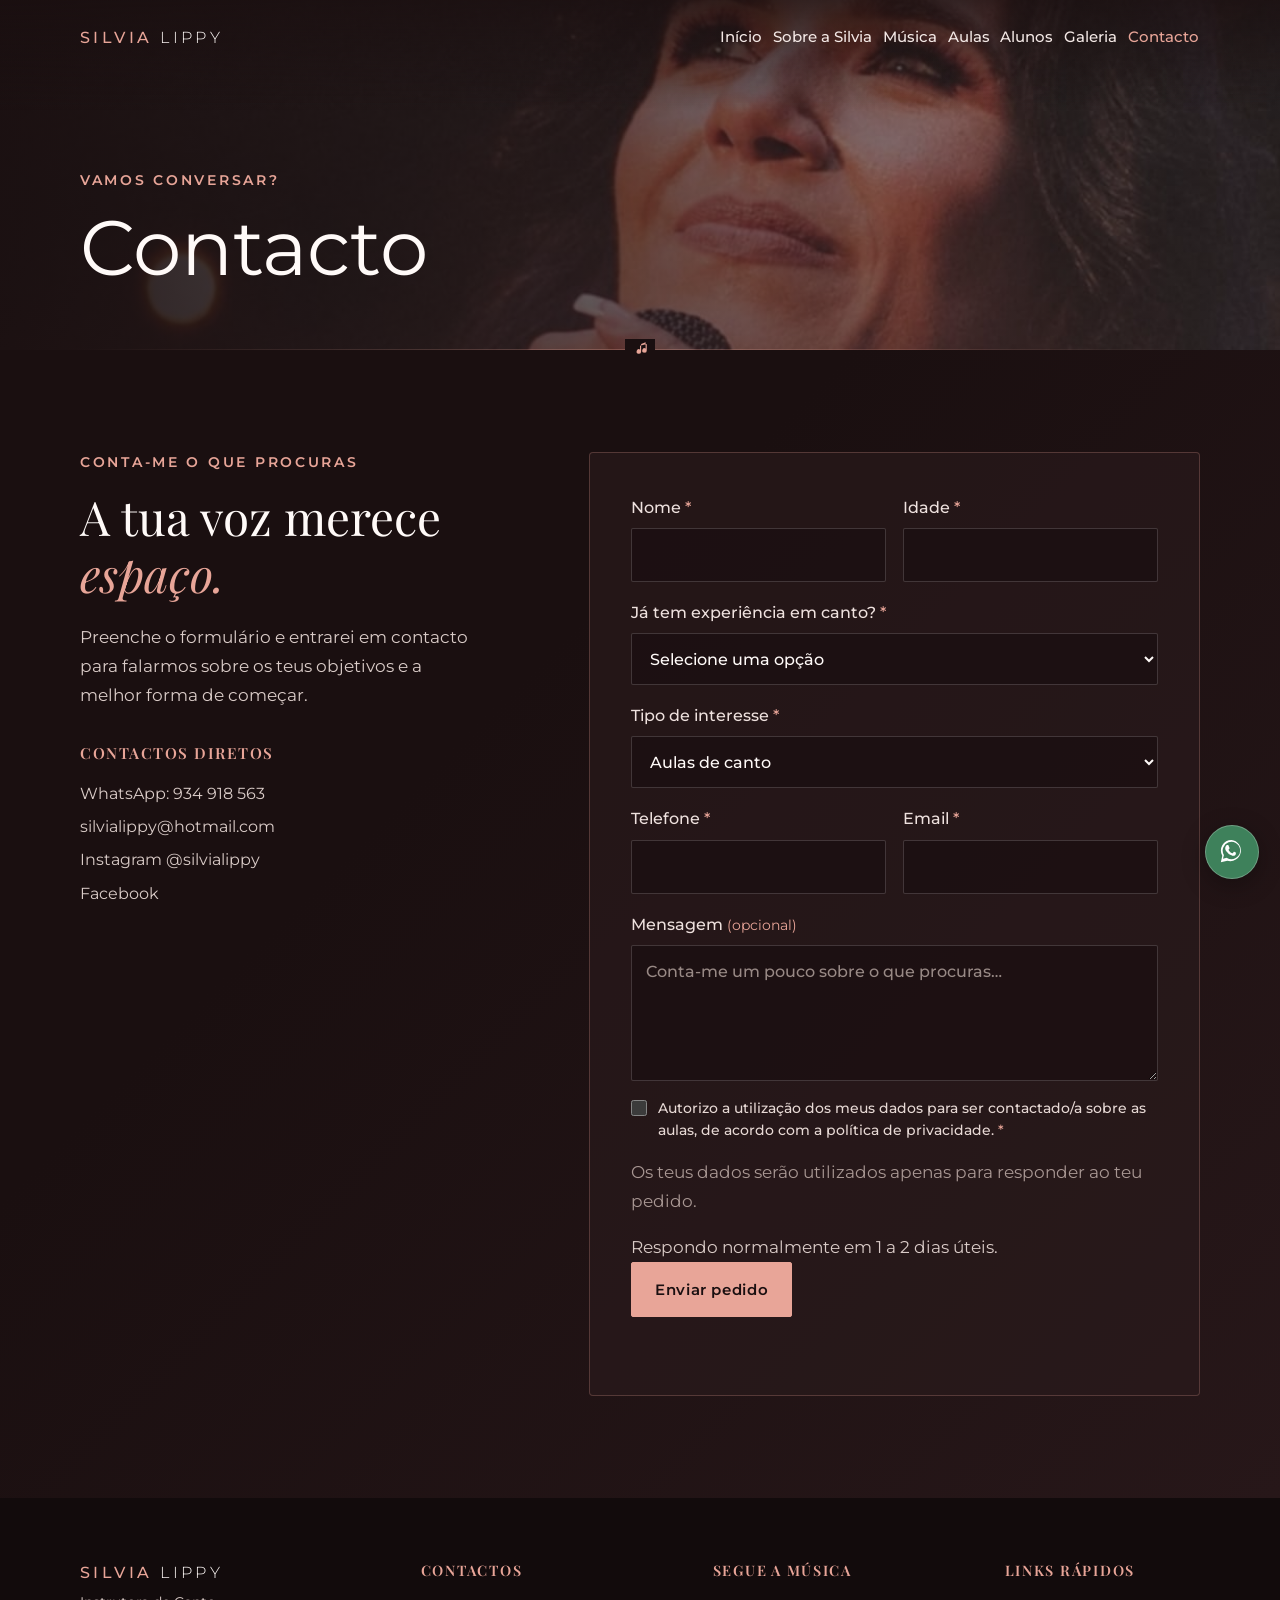
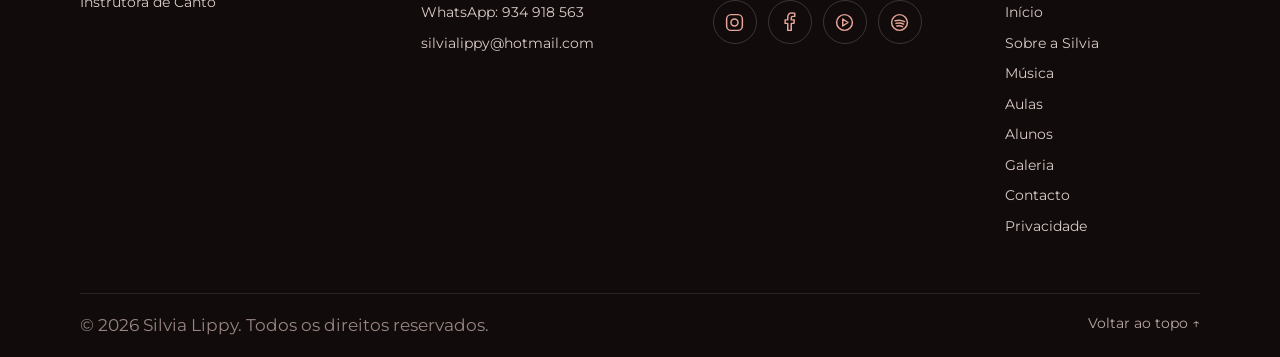
<file: contacto.html>
<!doctype html>
<html lang="pt-PT">
<head>
  <meta charset="utf-8"><meta name="viewport" content="width=device-width, initial-scale=1">
  <meta name="description" content="Contacte Silvia Lippy e peça informações sobre aulas de canto ou uma aula experimental."><meta name="theme-color" content="#1a0f10">
  <meta property="og:type" content="website"><meta property="og:title" content="Contacto e Inscrição | Silvia Lippy"><meta property="og:description" content="Fale com Silvia Lippy sobre aulas de canto e marque uma primeira conversa sem compromisso."><meta property="og:image" content="assets/silvia.jpg">
  <title>Contacto e Inscrição | Silvia Lippy</title>
  <link rel="preconnect" href="https://fonts.googleapis.com"><link rel="preconnect" href="https://fonts.gstatic.com" crossorigin><link href="https://fonts.googleapis.com/css2?family=Montserrat:wght@300;400;500;600;700&family=Playfair+Display:ital,wght@0,400;0,500;1,400&display=swap" rel="stylesheet">
  <link rel="icon" type="image/svg+xml" href="assets/favicon.svg"><link rel="stylesheet" href="css/style.css"><script src="js/main.js" defer></script>
</head>
<body>
  <a class="skip-link" href="#conteudo">Saltar para o conteúdo</a>
  <header class="site-header" id="topo"><nav class="navbar container" aria-label="Navegação principal"><a class="brand" href="index.html" aria-label="Silvia Lippy — início">SILVIA <span>LIPPY</span></a><button class="menu-toggle" type="button" aria-label="Abrir menu" aria-expanded="false" aria-controls="menu-principal"><span></span><span></span><span></span></button>
    <ul class="nav-links" id="menu-principal"><li><a href="index.html">Início</a></li><li><a href="sobre.html">Sobre a Silvia</a></li><li class="music-nav"><a href="musica.html">Música</a><ul class="subnav"><li><a href="https://music.youtube.com/@silvialippy" target="_blank" rel="noopener noreferrer">Ouvir no YouTube</a></li><li><a href="https://open.spotify.com/artist/6OQIh9m3OCPyLSIFdCtcOx" target="_blank" rel="noopener noreferrer">Ouvir no Spotify</a></li></ul></li><li><a href="aulas.html">Aulas</a></li><li><a href="alunos.html">Alunos</a></li><li><a href="galeria.html">Galeria</a></li><li><a href="agenda.html" data-feature="agenda">Agenda</a></li><li><a href="contacto.html" aria-current="page">Contacto</a></li></ul>
  </nav></header>
  <main id="conteudo"><section class="page-hero" aria-labelledby="page-title"><div class="container reveal"><p class="eyebrow">Vamos conversar?</p><h1 id="page-title">Contacto</h1></div></section>
    <section class="section signup-section" id="inscricao" aria-labelledby="signup-title"><div class="container signup-layout contact-layout">
      <div class="signup-copy reveal"><p class="eyebrow">Conta-me o que procuras</p><h2 id="signup-title">A tua voz merece <em>espaço.</em></h2><p>Preenche o formulário e entrarei em contacto para falarmos sobre os teus objetivos e a melhor forma de começar.</p>
        <div class="contact-details"><h3>Contactos diretos</h3><a href="https://wa.me/351934918563" target="_blank" rel="noopener noreferrer">WhatsApp: 934 918 563</a><a href="mailto:silvialippy@hotmail.com">silvialippy@hotmail.com</a><a href="https://www.instagram.com/silvialippy" target="_blank" rel="noopener noreferrer">Instagram @silvialippy</a><a href="https://www.facebook.com/share/18snv7pQ2m/" target="_blank" rel="noopener noreferrer">Facebook</a></div>
      </div>
      <form class="signup-form reveal" id="signup-form" novalidate>
        <div class="form-row"><label for="name">Nome <span aria-hidden="true">*</span><input id="name" name="name" type="text" autocomplete="name" required></label><label for="age">Idade <span aria-hidden="true">*</span><input id="age" name="age" type="number" min="1" max="120" inputmode="numeric" required></label></div>
        <label for="experience">Já tem experiência em canto? <span aria-hidden="true">*</span><select id="experience" name="experience" required><option value="">Selecione uma opção</option><option value="Sim">Sim</option><option value="Não">Não</option></select></label>
        <label for="interest">Tipo de interesse <span aria-hidden="true">*</span><select id="interest" name="interest" required><option value="Aulas de canto" selected>Aulas de canto</option><option value="Aula experimental">Aula experimental</option></select></label>
        <div class="form-row"><label for="phone">Telefone <span aria-hidden="true">*</span><input id="phone" name="phone" type="tel" autocomplete="tel" required></label><label for="email">Email <span aria-hidden="true">*</span><input id="email" name="email" type="email" autocomplete="email" required></label></div>
        <label for="message">Mensagem <span class="optional">(opcional)</span><textarea id="message" name="message" rows="4" placeholder="Conta-me um pouco sobre o que procuras…"></textarea></label>
        <div class="honeypot" aria-hidden="true"><label for="botcheck">Deixe este campo vazio<input id="botcheck" name="botcheck" type="text" tabindex="-1" autocomplete="off"></label></div>
        <label class="consent-label" for="consent"><input id="consent" name="consent" type="checkbox" required><span>Autorizo a utilização dos meus dados para ser contactado/a sobre as aulas, de acordo com a <a href="privacidade.html" target="_blank" rel="noopener noreferrer">política de privacidade</a>. <span aria-hidden="true">*</span></span></label>
        <p class="privacy-note">Os teus dados serão utilizados apenas para responder ao teu pedido.</p><p class="response-note">Respondo normalmente em 1 a 2 dias úteis.</p><button class="button button-primary submit-button" type="submit">Enviar pedido</button><p class="form-status" id="form-status" role="status" aria-live="polite"></p>
      </form>
    </div></section>
  </main>
  <footer class="site-footer"><div class="container footer-main"><div class="footer-brand"><a class="brand" href="index.html">SILVIA <span>LIPPY</span></a><p>Instrutora de Canto</p></div><div class="footer-block"><h2>Contactos</h2><a href="https://wa.me/351934918563" target="_blank" rel="noopener noreferrer">WhatsApp: 934 918 563</a><a href="mailto:silvialippy@hotmail.com">silvialippy@hotmail.com</a></div>
    <div class="footer-block"><h2>Segue a música</h2><div class="social-links"><a href="https://www.instagram.com/silvialippy" target="_blank" rel="noopener noreferrer" aria-label="Instagram de Silvia Lippy"><svg viewBox="0 0 24 24" aria-hidden="true"><rect x="3" y="3" width="18" height="18" rx="5"/><circle cx="12" cy="12" r="4"/></svg></a><a href="https://www.facebook.com/share/18snv7pQ2m/" target="_blank" rel="noopener noreferrer" aria-label="Facebook de Silvia Lippy"><svg viewBox="0 0 24 24" aria-hidden="true"><path d="M14 21v-8h3l.5-4H14V7c0-1.2.4-2 2-2h2V1.4A25 25 0 0 0 15 1c-3 0-5 1.8-5 5v3H7v4h3v8z"/></svg></a><a href="https://music.youtube.com/@silvialippy" target="_blank" rel="noopener noreferrer" aria-label="Silvia Lippy no YouTube Music"><svg viewBox="0 0 24 24" aria-hidden="true"><circle cx="12" cy="12" r="9"/><path d="m10 8 6 4-6 4z"/></svg></a><a href="https://open.spotify.com/artist/6OQIh9m3OCPyLSIFdCtcOx" target="_blank" rel="noopener noreferrer" aria-label="Silvia Lippy no Spotify"><svg viewBox="0 0 24 24" aria-hidden="true"><circle cx="12" cy="12" r="9"/><path d="M7 10c3.7-1 7.8-.6 10.5 1M8 13c3-.8 6.4-.4 8.7.9M9 16c2.3-.6 4.7-.2 6.5.8"/></svg></a></div></div>
    <div class="footer-block footer-quick"><h2>Links rápidos</h2><a href="index.html">Início</a><a href="sobre.html">Sobre a Silvia</a><a href="musica.html">Música</a><a href="aulas.html">Aulas</a><a href="alunos.html">Alunos</a><a href="galeria.html">Galeria</a><a href="agenda.html" data-feature="agenda">Agenda</a><a href="alunos.html" data-feature="testemunhos">Testemunhos</a><a href="contacto.html" aria-current="page">Contacto</a><a href="privacidade.html">Privacidade</a></div>
  </div><div class="container footer-bottom"><p>© 2026 Silvia Lippy. Todos os direitos reservados.</p><a href="#topo">Voltar ao topo ↑</a></div></footer>
  <a class="whatsapp-float" href="https://wa.me/351934918563" target="_blank" rel="noopener noreferrer" aria-label="Contactar Silvia Lippy pelo WhatsApp"><svg viewBox="0 0 32 32" aria-hidden="true"><path d="M16 4a11 11 0 0 0-9.5 16.5L5 27l6.7-1.5A11 11 0 1 0 16 4Zm0 20a9 9 0 0 1-4.6-1.3l-.3-.2-3.9.9 1-3.8-.2-.3A9 9 0 1 1 16 24Zm5-6.7c-.3-.2-1.8-.9-2.1-1s-.5-.2-.7.2-.8 1-.9 1.2-.3.2-.6.1a7.4 7.4 0 0 1-2.2-1.4 8.4 8.4 0 0 1-1.5-1.9c-.2-.3 0-.5.1-.6l.5-.6.3-.5c.1-.2 0-.4 0-.6l-1-2.3c-.2-.6-.5-.5-.7-.5h-.6c-.2 0-.6.1-.9.4s-1.2 1.2-1.2 2.8 1.2 3.2 1.4 3.4a11 11 0 0 0 4.3 3.7c.6.3 1.1.4 1.5.6.6.2 1.2.2 1.6.1.5-.1 1.8-.7 2-1.4s.3-1.3.2-1.4-.2-.2-.5-.4Z"/></svg></a>
</body>
</html>
</file>
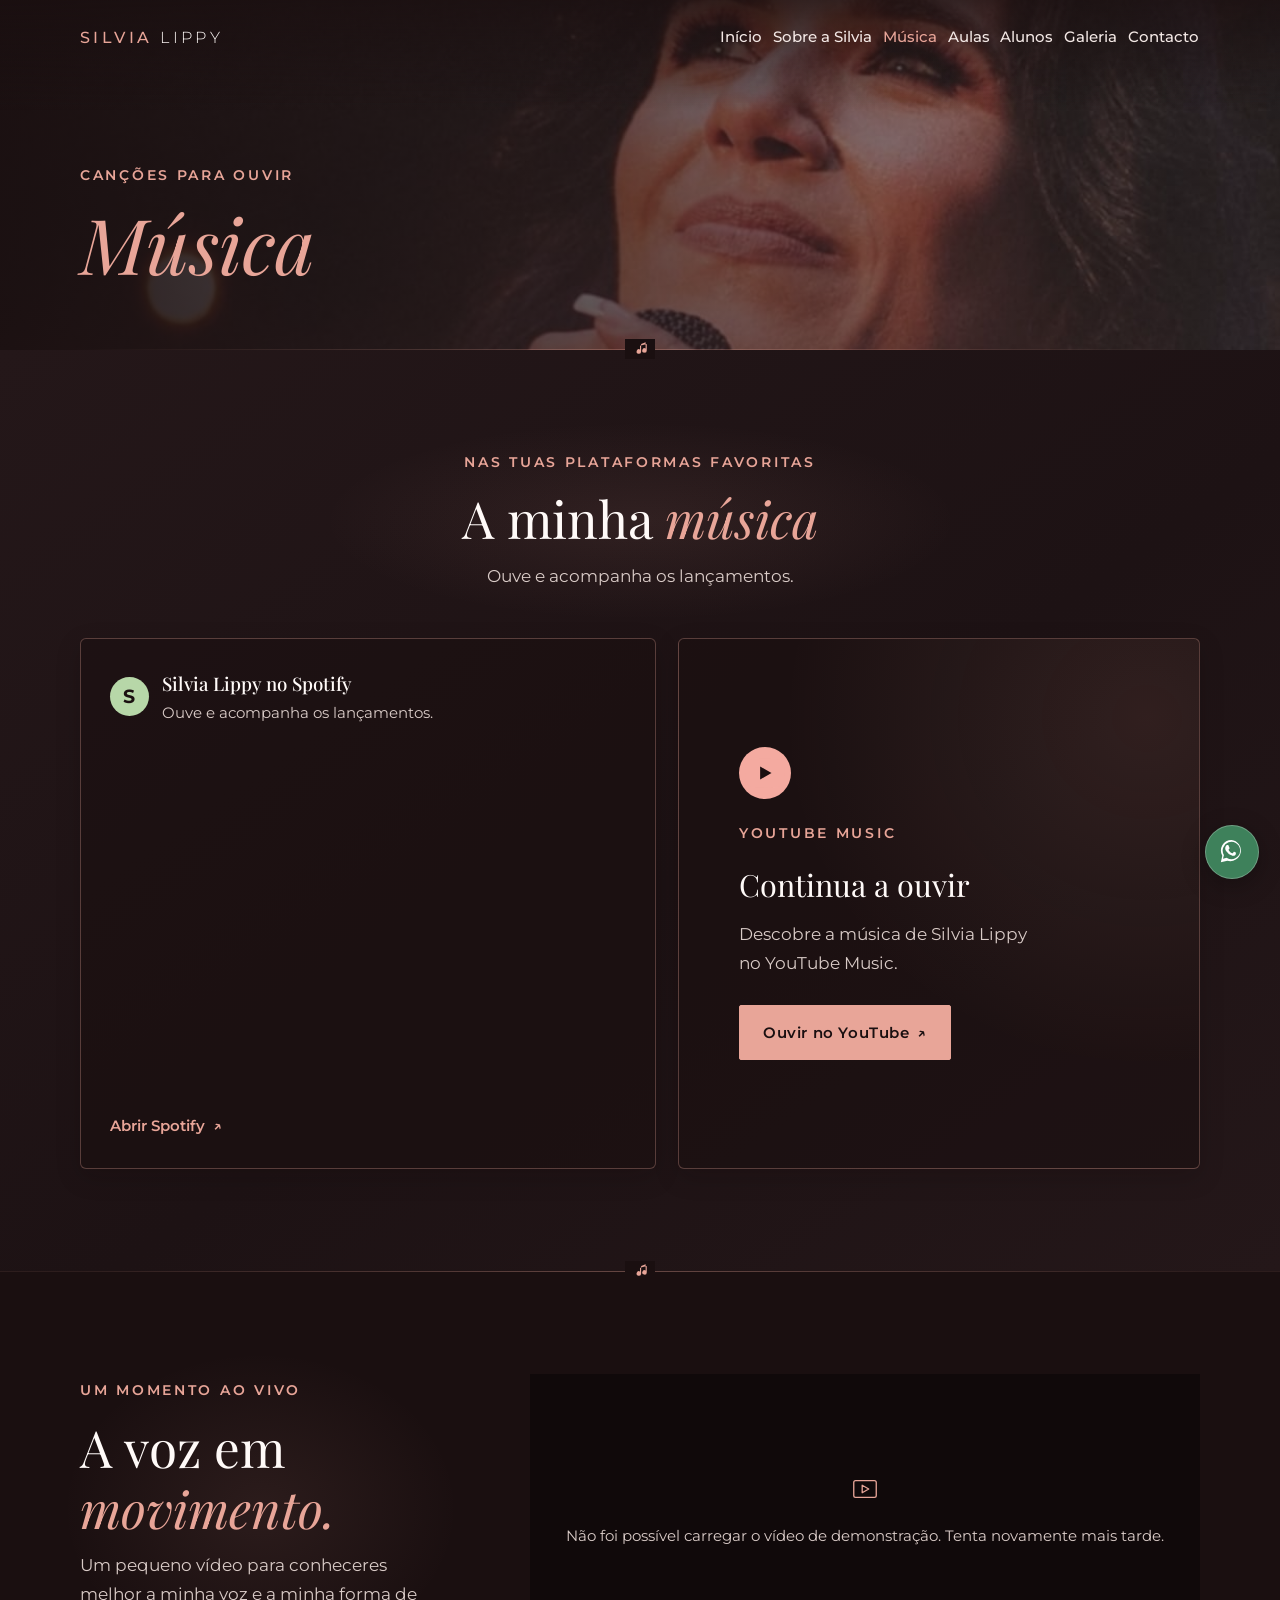
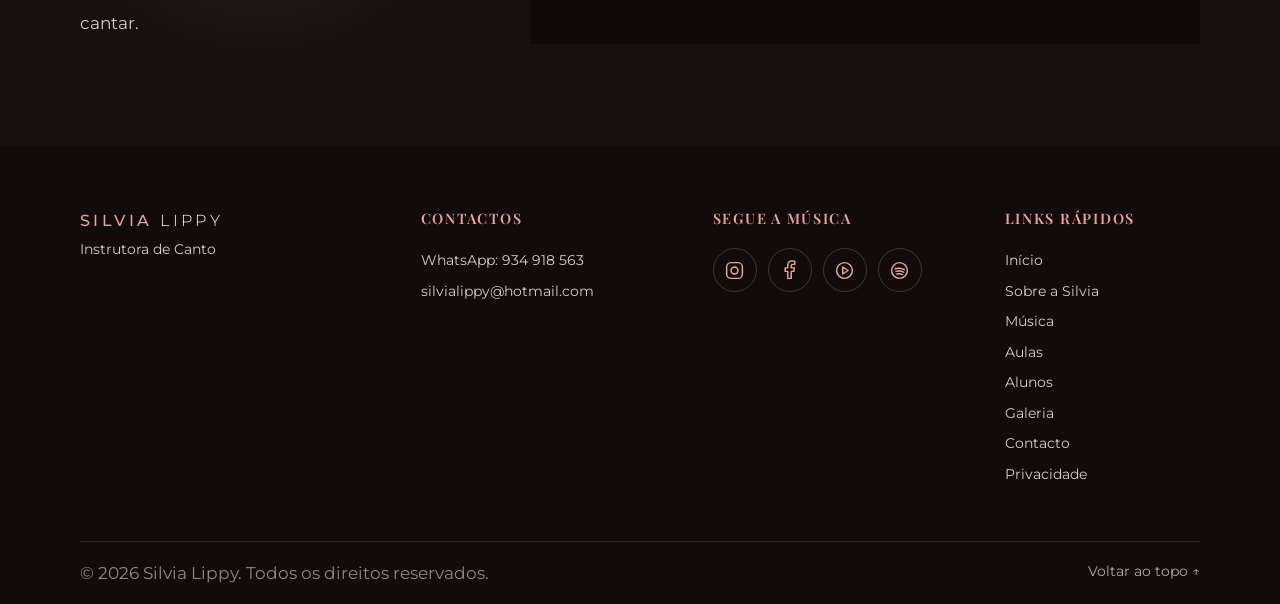
<file: musica.html>
<!doctype html>
<html lang="pt-PT">
<head>
  <meta charset="utf-8">
  <meta name="viewport" content="width=device-width, initial-scale=1">
  <meta name="description" content="Ouve a música de Silvia Lippy no Spotify e YouTube Music e vê o seu vídeo de demonstração.">
  <meta name="theme-color" content="#1a0f10">
  <meta property="og:type" content="website">
  <meta property="og:title" content="Música | Silvia Lippy">
  <meta property="og:description" content="Ouve Silvia Lippy no Spotify e YouTube Music.">
  <meta property="og:image" content="assets/silvia.jpg">
  <title>Música | Silvia Lippy</title>
  <link rel="preconnect" href="https://fonts.googleapis.com">
  <link rel="preconnect" href="https://fonts.gstatic.com" crossorigin>
  <link href="https://fonts.googleapis.com/css2?family=Montserrat:wght@300;400;500;600;700&family=Playfair+Display:ital,wght@0,400;0,500;1,400&display=swap" rel="stylesheet">
  <link rel="icon" type="image/svg+xml" href="assets/favicon.svg">
  <link rel="stylesheet" href="css/style.css">
  <script src="js/main.js" defer></script>
</head>
<body>
  <a class="skip-link" href="#conteudo">Saltar para o conteúdo</a>
  <header class="site-header" id="topo"><nav class="navbar container" aria-label="Navegação principal">
    <a class="brand" href="index.html" aria-label="Silvia Lippy — início">SILVIA <span>LIPPY</span></a>
    <button class="menu-toggle" type="button" aria-label="Abrir menu" aria-expanded="false" aria-controls="menu-principal"><span></span><span></span><span></span></button>
    <ul class="nav-links" id="menu-principal">
      <li><a href="index.html">Início</a></li><li><a href="sobre.html">Sobre a Silvia</a></li>
      <li class="music-nav"><a href="musica.html" aria-current="page">Música</a><ul class="subnav"><li><a href="https://music.youtube.com/@silvialippy" target="_blank" rel="noopener noreferrer">Ouvir no YouTube</a></li><li><a href="https://open.spotify.com/artist/6OQIh9m3OCPyLSIFdCtcOx" target="_blank" rel="noopener noreferrer">Ouvir no Spotify</a></li></ul></li>
      <li><a href="aulas.html">Aulas</a></li><li><a href="alunos.html">Alunos</a></li><li><a href="galeria.html">Galeria</a></li><li><a href="agenda.html" data-feature="agenda">Agenda</a></li><li><a href="contacto.html">Contacto</a></li>
    </ul>
  </nav></header>
  <main id="conteudo">
    <section class="page-hero" aria-labelledby="page-title"><div class="container reveal"><p class="eyebrow">Canções para ouvir</p><h1 id="page-title"><em>Música</em></h1></div></section>
    <section class="section music-section" aria-labelledby="music-title">
      <div class="container">
        <div class="section-heading reveal"><p class="eyebrow">Nas tuas plataformas favoritas</p><h2 id="music-title">A minha <em>música</em></h2><p>Ouve e acompanha os lançamentos.</p></div>
        <div class="music-grid">
          <article class="music-card spotify-card reveal">
            <div class="music-card-heading"><span class="platform-mark spotify-mark" aria-hidden="true">S</span><div><h3>Silvia Lippy no Spotify</h3><p>Ouve e acompanha os lançamentos.</p></div></div>
            <iframe title="Silvia Lippy no Spotify" src="https://open.spotify.com/embed/artist/6OQIh9m3OCPyLSIFdCtcOx" width="100%" height="352" style="border-radius:12px" loading="lazy" allow="autoplay; clipboard-write; encrypted-media; fullscreen; picture-in-picture" referrerpolicy="strict-origin-when-cross-origin"></iframe>
            <a class="text-link" href="https://open.spotify.com/artist/6OQIh9m3OCPyLSIFdCtcOx" target="_blank" rel="noopener noreferrer">Abrir Spotify <span aria-hidden="true">↗</span></a>
          </article>
          <article class="music-card youtube-card reveal">
            <span class="platform-mark youtube-mark" aria-hidden="true"><svg viewBox="0 0 32 32"><path d="M27.5 10.1a3.5 3.5 0 0 0-2.5-2.5C22.8 7 16 7 16 7s-6.8 0-9 .6a3.5 3.5 0 0 0-2.5 2.5A36 36 0 0 0 4 16a36 36 0 0 0 .5 5.9A3.5 3.5 0 0 0 7 24.4c2.2.6 9 .6 9 .6s6.8 0 9-.6a3.5 3.5 0 0 0 2.5-2.5A36 36 0 0 0 28 16a36 36 0 0 0-.5-5.9Z"/><path class="play-shape" d="m13 20 7-4-7-4z"/></svg></span>
            <p class="eyebrow">YouTube Music</p><h3>Continua a ouvir</h3><p>Descobre a música de Silvia Lippy no YouTube Music.</p>
            <a class="button button-primary" href="https://music.youtube.com/@silvialippy" target="_blank" rel="noopener noreferrer">Ouvir no YouTube <span aria-hidden="true">↗</span></a>
          </article>
        </div>
      </div>
    </section>
    <section class="section video-section" aria-labelledby="video-title">
      <div class="container video-layout reveal">
        <div class="section-heading video-heading"><p class="eyebrow">Um momento ao vivo</p><h2 id="video-title">A voz em <em>movimento.</em></h2><p>Um pequeno vídeo para conheceres melhor a minha voz e a minha forma de cantar.</p></div>
        <div class="video-frame">
          <video id="demo-video" src="assets/silvia.mp4" controls playsinline preload="metadata" poster="assets/silvia.jpg" aria-label="Vídeo de demonstração de Silvia Lippy"></video>
          <div class="video-unavailable" id="video-unavailable" hidden><span class="line-icon" aria-hidden="true"><svg viewBox="0 0 32 32"><rect x="4" y="7" width="24" height="18" rx="2"/><path d="m13 12 7 4-7 4z"/></svg></span><p>Não foi possível carregar o vídeo de demonstração. Tenta novamente mais tarde.</p></div>
          <button class="sound-button" id="sound-button" type="button" hidden>Ativar som</button>
          <button class="replay-button" id="replay-button" type="button" hidden>Ver outra vez</button>
        </div>
      </div>
    </section>
  </main>
  <footer class="site-footer"><div class="container footer-main">
    <div class="footer-brand"><a class="brand" href="index.html">SILVIA <span>LIPPY</span></a><p>Instrutora de Canto</p></div>
    <div class="footer-block"><h2>Contactos</h2><a href="https://wa.me/351934918563" target="_blank" rel="noopener noreferrer">WhatsApp: 934 918 563</a><a href="mailto:silvialippy@hotmail.com">silvialippy@hotmail.com</a></div>
    <div class="footer-block"><h2>Segue a música</h2><div class="social-links">
      <a href="https://www.instagram.com/silvialippy" target="_blank" rel="noopener noreferrer" aria-label="Instagram de Silvia Lippy"><svg viewBox="0 0 24 24" aria-hidden="true"><rect x="3" y="3" width="18" height="18" rx="5"/><circle cx="12" cy="12" r="4"/></svg></a>
      <a href="https://www.facebook.com/share/18snv7pQ2m/" target="_blank" rel="noopener noreferrer" aria-label="Facebook de Silvia Lippy"><svg viewBox="0 0 24 24" aria-hidden="true"><path d="M14 21v-8h3l.5-4H14V7c0-1.2.4-2 2-2h2V1.4A25 25 0 0 0 15 1c-3 0-5 1.8-5 5v3H7v4h3v8z"/></svg></a>
      <a href="https://music.youtube.com/@silvialippy" target="_blank" rel="noopener noreferrer" aria-label="Silvia Lippy no YouTube Music"><svg viewBox="0 0 24 24" aria-hidden="true"><circle cx="12" cy="12" r="9"/><path d="m10 8 6 4-6 4z"/></svg></a>
      <a href="https://open.spotify.com/artist/6OQIh9m3OCPyLSIFdCtcOx" target="_blank" rel="noopener noreferrer" aria-label="Silvia Lippy no Spotify"><svg viewBox="0 0 24 24" aria-hidden="true"><circle cx="12" cy="12" r="9"/><path d="M7 10c3.7-1 7.8-.6 10.5 1M8 13c3-.8 6.4-.4 8.7.9M9 16c2.3-.6 4.7-.2 6.5.8"/></svg></a>
    </div></div>
    <div class="footer-block footer-quick"><h2>Links rápidos</h2><a href="index.html">Início</a><a href="sobre.html">Sobre a Silvia</a><a href="musica.html" aria-current="page">Música</a><a href="aulas.html">Aulas</a><a href="alunos.html">Alunos</a><a href="galeria.html">Galeria</a><a href="agenda.html" data-feature="agenda">Agenda</a><a href="alunos.html" data-feature="testemunhos">Testemunhos</a><a href="contacto.html">Contacto</a><a href="privacidade.html">Privacidade</a></div>
  </div><div class="container footer-bottom"><p>© 2026 Silvia Lippy. Todos os direitos reservados.</p><a href="#topo">Voltar ao topo ↑</a></div></footer>
  <a class="whatsapp-float" href="https://wa.me/351934918563" target="_blank" rel="noopener noreferrer" aria-label="Contactar Silvia Lippy pelo WhatsApp"><svg viewBox="0 0 32 32" aria-hidden="true"><path d="M16 4a11 11 0 0 0-9.5 16.5L5 27l6.7-1.5A11 11 0 1 0 16 4Zm0 20a9 9 0 0 1-4.6-1.3l-.3-.2-3.9.9 1-3.8-.2-.3A9 9 0 1 1 16 24Zm5-6.7c-.3-.2-1.8-.9-2.1-1s-.5-.2-.7.2-.8 1-.9 1.2-.3.2-.6.1a7.4 7.4 0 0 1-2.2-1.4 8.4 8.4 0 0 1-1.5-1.9c-.2-.3 0-.5.1-.6l.5-.6.3-.5c.1-.2 0-.4 0-.6l-1-2.3c-.2-.6-.5-.5-.7-.5h-.6c-.2 0-.6.1-.9.4s-1.2 1.2-1.2 2.8 1.2 3.2 1.4 3.4a11 11 0 0 0 4.3 3.7c.6.3 1.1.4 1.5.6.6.2 1.2.2 1.6.1.5-.1 1.8-.7 2-1.4s.3-1.3.2-1.4-.2-.2-.5-.4Z"/></svg></a>
</body>
</html>
</file>
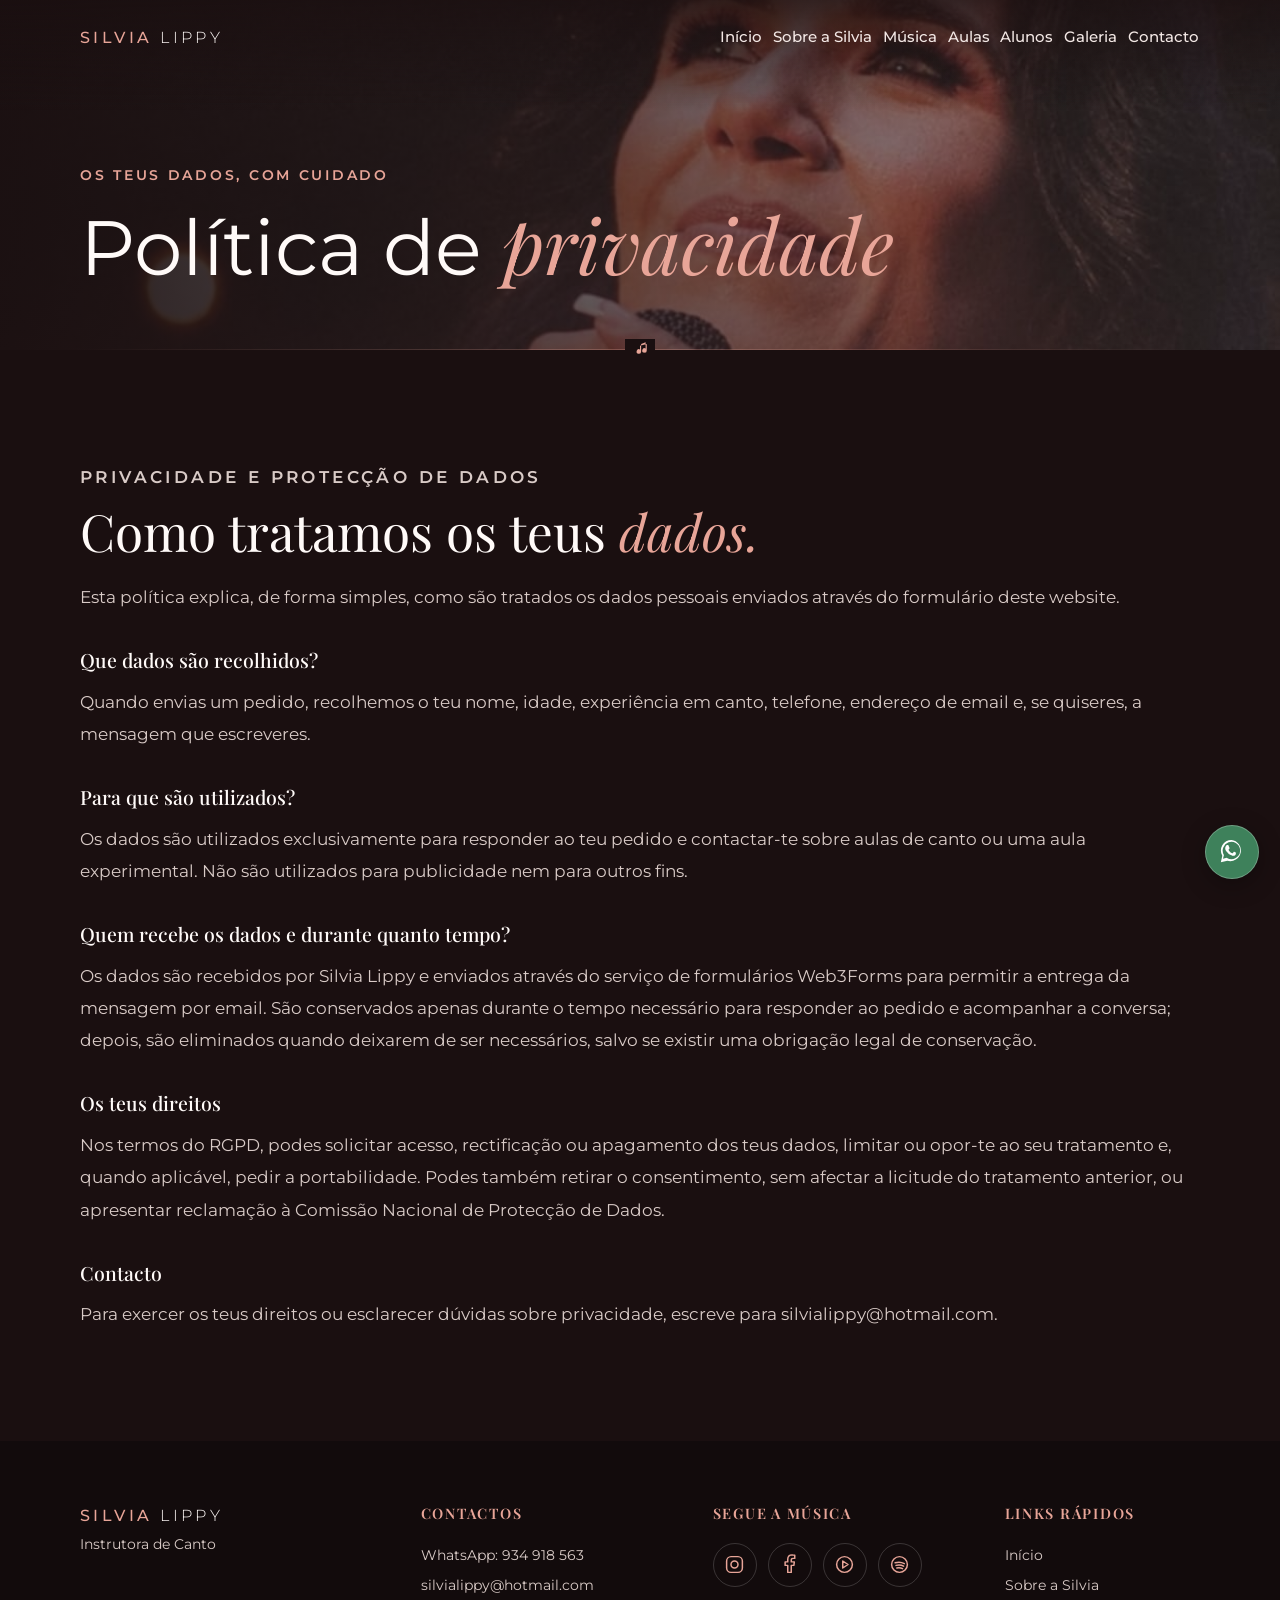
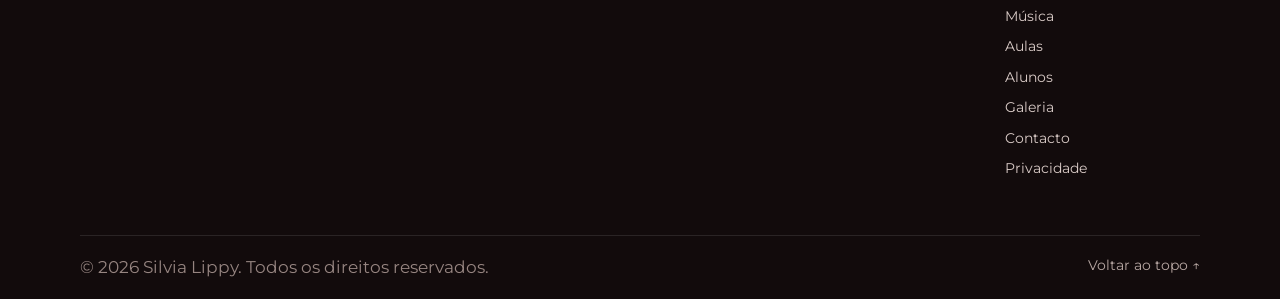
<file: privacidade.html>
<!doctype html>
<html lang="pt-PT">
<head>
  <meta charset="utf-8"><meta name="viewport" content="width=device-width, initial-scale=1">
  <meta name="description" content="Consulte a política de privacidade e saiba como Silvia Lippy trata os dados enviados através do formulário."><meta name="theme-color" content="#1a0f10">
  <meta property="og:type" content="website"><meta property="og:title" content="Política de Privacidade | Silvia Lippy"><meta property="og:description" content="Informação sobre os dados pessoais recolhidos e os seus direitos de privacidade."><meta property="og:image" content="assets/silvia.jpg">
  <title>Política de Privacidade | Silvia Lippy</title>
  <link rel="preconnect" href="https://fonts.googleapis.com"><link rel="preconnect" href="https://fonts.gstatic.com" crossorigin>
  <link href="https://fonts.googleapis.com/css2?family=Montserrat:wght@300;400;500;600;700&family=Playfair+Display:ital,wght@0,400;0,500;1,400&display=swap" rel="stylesheet">
  <link rel="icon" type="image/svg+xml" href="assets/favicon.svg"><link rel="stylesheet" href="css/style.css"><script src="js/main.js" defer></script>
</head>
<body>
  <a class="skip-link" href="#conteudo">Saltar para o conteúdo</a>
  <header class="site-header" id="topo"><nav class="navbar container" aria-label="Navegação principal">
    <a class="brand" href="index.html" aria-label="Silvia Lippy — início">SILVIA <span>LIPPY</span></a>
    <button class="menu-toggle" type="button" aria-label="Abrir menu" aria-expanded="false" aria-controls="menu-principal"><span></span><span></span><span></span></button>
    <ul class="nav-links">
      <li><a href="index.html">Início</a></li><li><a href="sobre.html">Sobre a Silvia</a></li>
      <li class="music-nav"><a href="musica.html">Música</a><ul class="subnav"><li><a href="https://music.youtube.com/@silvialippy" target="_blank" rel="noopener noreferrer">Ouvir no YouTube</a></li><li><a href="https://open.spotify.com/artist/6OQIh9m3OCPyLSIFdCtcOx" target="_blank" rel="noopener noreferrer">Ouvir no Spotify</a></li></ul></li>
      <li><a href="aulas.html">Aulas</a></li><li><a href="alunos.html">Alunos</a></li><li><a href="galeria.html">Galeria</a></li><li><a href="agenda.html" data-feature="agenda">Agenda</a></li><li><a href="contacto.html">Contacto</a></li>
    </ul>
  </nav></header>
  <main id="conteudo">
    <section class="page-hero" aria-labelledby="page-title"><div class="container reveal"><p class="eyebrow">Os teus dados, com cuidado</p><h1 id="page-title">Política de <em>privacidade</em></h1></div></section>
    <section class="section privacy-section"><div class="container story-copy reveal">
      <!-- REVER ANTES DE PUBLICAR -->
      <p class="eyebrow">Privacidade e protecção de dados</p>
      <h2>Como tratamos os teus <em>dados.</em></h2>
      <p>Esta política explica, de forma simples, como são tratados os dados pessoais enviados através do formulário deste website.</p>
      <h3>Que dados são recolhidos?</h3>
      <p>Quando envias um pedido, recolhemos o teu nome, idade, experiência em canto, telefone, endereço de email e, se quiseres, a mensagem que escreveres.</p>
      <h3>Para que são utilizados?</h3>
      <p>Os dados são utilizados exclusivamente para responder ao teu pedido e contactar-te sobre aulas de canto ou uma aula experimental. Não são utilizados para publicidade nem para outros fins.</p>
      <h3>Quem recebe os dados e durante quanto tempo?</h3>
      <p>Os dados são recebidos por Silvia Lippy e enviados através do serviço de formulários Web3Forms para permitir a entrega da mensagem por email. São conservados apenas durante o tempo necessário para responder ao pedido e acompanhar a conversa; depois, são eliminados quando deixarem de ser necessários, salvo se existir uma obrigação legal de conservação.</p>
      <h3>Os teus direitos</h3>
      <p>Nos termos do RGPD, podes solicitar acesso, rectificação ou apagamento dos teus dados, limitar ou opor-te ao seu tratamento e, quando aplicável, pedir a portabilidade. Podes também retirar o consentimento, sem afectar a licitude do tratamento anterior, ou apresentar reclamação à Comissão Nacional de Protecção de Dados.</p>
      <h3>Contacto</h3>
      <p>Para exercer os teus direitos ou esclarecer dúvidas sobre privacidade, escreve para <a href="mailto:silvialippy@hotmail.com">silvialippy@hotmail.com</a>.</p>
    </div></section>
  </main>
  <footer class="site-footer"><div class="container footer-main">
    <div class="footer-brand"><a class="brand" href="index.html">SILVIA <span>LIPPY</span></a><p>Instrutora de Canto</p></div>
    <div class="footer-block"><h2>Contactos</h2><a href="https://wa.me/351934918563" target="_blank" rel="noopener noreferrer">WhatsApp: 934 918 563</a><a href="mailto:silvialippy@hotmail.com">silvialippy@hotmail.com</a></div>
    <div class="footer-block"><h2>Segue a música</h2><div class="social-links"><a href="https://www.instagram.com/silvialippy" target="_blank" rel="noopener noreferrer" aria-label="Instagram de Silvia Lippy"><svg viewBox="0 0 24 24" aria-hidden="true"><rect x="3" y="3" width="18" height="18" rx="5"/><circle cx="12" cy="12" r="4"/></svg></a><a href="https://www.facebook.com/share/18snv7pQ2m/" target="_blank" rel="noopener noreferrer" aria-label="Facebook de Silvia Lippy"><svg viewBox="0 0 24 24" aria-hidden="true"><path d="M14 21v-8h3l.5-4H14V7c0-1.2.4-2 2-2h2V1.4A25 25 0 0 0 15 1c-3 0-5 1.8-5 5v3H7v4h3v8z"/></svg></a><a href="https://music.youtube.com/@silvialippy" target="_blank" rel="noopener noreferrer" aria-label="Silvia Lippy no YouTube Music"><svg viewBox="0 0 24 24" aria-hidden="true"><circle cx="12" cy="12" r="9"/><path d="m10 8 6 4-6 4z"/></svg></a><a href="https://open.spotify.com/artist/6OQIh9m3OCPyLSIFdCtcOx" target="_blank" rel="noopener noreferrer" aria-label="Silvia Lippy no Spotify"><svg viewBox="0 0 24 24" aria-hidden="true"><circle cx="12" cy="12" r="9"/><path d="M7 10c3.7-1 7.8-.6 10.5 1M8 13c3-.8 6.4-.4 8.7.9M9 16c2.3-.6 4.7-.2 6.5.8"/></svg></a></div></div>
    <div class="footer-block footer-quick"><h2>Links rápidos</h2><a href="index.html">Início</a><a href="sobre.html">Sobre a Silvia</a><a href="musica.html">Música</a><a href="aulas.html">Aulas</a><a href="alunos.html">Alunos</a><a href="alunos.html" data-feature="testemunhos">Testemunhos</a><a href="galeria.html">Galeria</a><a href="agenda.html" data-feature="agenda">Agenda</a><a href="contacto.html">Contacto</a><a href="privacidade.html" aria-current="page">Privacidade</a></div>
  </div><div class="container footer-bottom"><p>© 2026 Silvia Lippy. Todos os direitos reservados.</p><a href="#topo">Voltar ao topo ↑</a></div></footer>
  <a class="whatsapp-float" href="https://wa.me/351934918563" target="_blank" rel="noopener noreferrer" aria-label="Contactar Silvia Lippy pelo WhatsApp"><svg viewBox="0 0 32 32" aria-hidden="true"><path d="M16 4a11 11 0 0 0-9.5 16.5L5 27l6.7-1.5A11 11 0 1 0 16 4Zm0 20a9 9 0 0 1-4.6-1.3l-.3-.2-3.9.9 1-3.8-.2-.3A9 9 0 1 1 16 24Zm5-6.7c-.3-.2-1.8-.9-2.1-1s-.5-.2-.7.2-.8 1-.9 1.2-.3.2-.6.1a7.4 7.4 0 0 1-2.2-1.4 8.4 8.4 0 0 1-1.5-1.9c-.2-.3 0-.5.1-.6l.5-.6.3-.5c.1-.2 0-.4 0-.6l-1-2.3c-.2-.6-.5-.5-.7-.5h-.6c-.2 0-.6.1-.9.4s-1.2 1.2-1.2 2.8 1.2 3.2 1.4 3.4a11 11 0 0 0 4.3 3.7c.6.3 1.1.4 1.5.6.6.2 1.2.2 1.6.1.5-.1 1.8-.7 2-1.4s.3-1.3.2-1.4-.2-.2-.5-.4Z"/></svg></a>
</body>
</html>
</file>
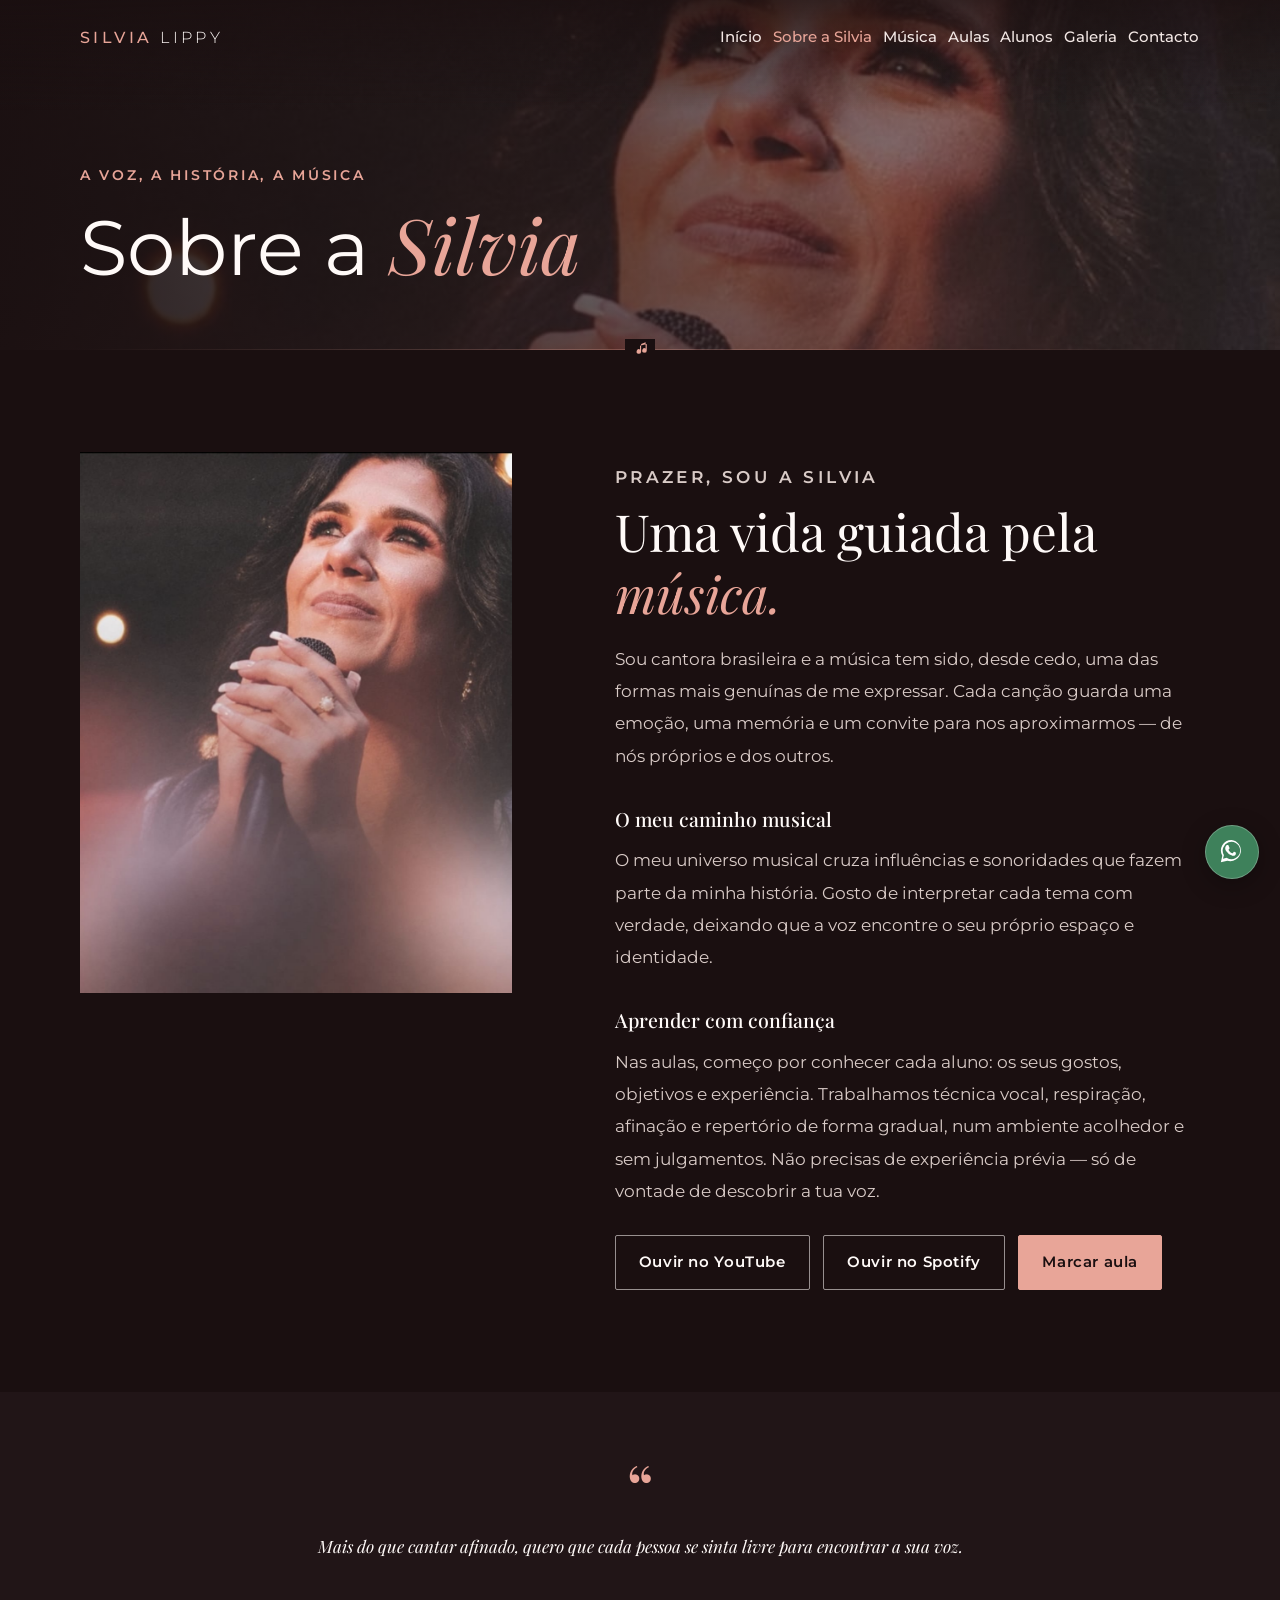
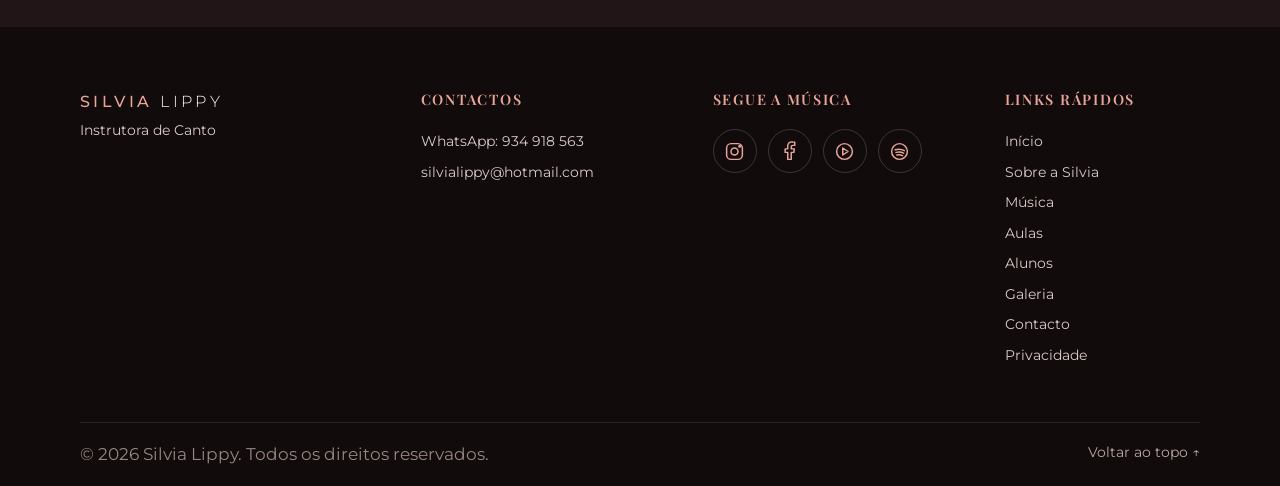
<file: sobre.html>
<!doctype html>
<html lang="pt-PT">
<head>
  <meta charset="utf-8">
  <meta name="viewport" content="width=device-width, initial-scale=1">
  <meta name="description" content="Conheça a história, o percurso musical e a abordagem às aulas de canto de Silvia Lippy.">
  <meta name="theme-color" content="#1a0f10">
  <meta property="og:type" content="website">
  <meta property="og:title" content="Sobre a Silvia | Silvia Lippy">
  <meta property="og:description" content="A história, a música e as aulas de canto de Silvia Lippy.">
  <meta property="og:image" content="assets/silvia.jpg">
  <title>Sobre a Silvia | Silvia Lippy</title>
  <link rel="preconnect" href="https://fonts.googleapis.com">
  <link rel="preconnect" href="https://fonts.gstatic.com" crossorigin>
  <link href="https://fonts.googleapis.com/css2?family=Montserrat:wght@300;400;500;600;700&family=Playfair+Display:ital,wght@0,400;0,500;1,400&display=swap" rel="stylesheet">
  <link rel="icon" type="image/svg+xml" href="assets/favicon.svg">
  <link rel="stylesheet" href="css/style.css">
  <script src="js/main.js" defer></script>
</head>
<body>
  <a class="skip-link" href="#conteudo">Saltar para o conteúdo</a>
  <header class="site-header" id="topo">
    <nav class="navbar container" aria-label="Navegação principal">
      <a class="brand" href="index.html" aria-label="Silvia Lippy — início">SILVIA <span>LIPPY</span></a>
      <button class="menu-toggle" type="button" aria-label="Abrir menu" aria-expanded="false" aria-controls="menu-principal"><span></span><span></span><span></span></button>
      <ul class="nav-links" id="menu-principal">
        <li><a href="index.html">Início</a></li>
        <li><a href="sobre.html" aria-current="page">Sobre a Silvia</a></li>
        <li class="music-nav"><a href="musica.html">Música</a><ul class="subnav">
          <li><a href="https://music.youtube.com/@silvialippy" target="_blank" rel="noopener noreferrer">Ouvir no YouTube</a></li>
          <li><a href="https://open.spotify.com/artist/6OQIh9m3OCPyLSIFdCtcOx" target="_blank" rel="noopener noreferrer">Ouvir no Spotify</a></li>
        </ul></li>
        <li><a href="aulas.html">Aulas</a></li><li><a href="alunos.html">Alunos</a></li><li><a href="galeria.html">Galeria</a></li><li><a href="agenda.html" data-feature="agenda">Agenda</a></li><li><a href="contacto.html">Contacto</a></li>
      </ul>
    </nav>
  </header>
  <main id="conteudo">
    <section class="page-hero" aria-labelledby="page-title"><div class="container reveal"><p class="eyebrow">A voz, a história, a música</p><h1 id="page-title">Sobre a <em>Silvia</em></h1></div></section>
    <section class="section story-section">
      <div class="container story-grid reveal">
        <div class="story-image-wrap"><img src="assets/silvia.jpg" alt="Silvia Lippy" loading="lazy"></div>
        <div class="story-copy">
          <p class="eyebrow">Prazer, sou a Silvia</p>
          <h2>Uma vida guiada pela <em>música.</em></h2>
          <!-- SUBSTITUIR: história e percurso da Silvia -->
          <p>Sou cantora brasileira e a música tem sido, desde cedo, uma das formas mais genuínas de me expressar. Cada canção guarda uma emoção, uma memória e um convite para nos aproximarmos — de nós próprios e dos outros.</p>
          <!-- SUBSTITUIR: estilo musical da Silvia -->
          <h3>O meu caminho musical</h3>
          <p>O meu universo musical cruza influências e sonoridades que fazem parte da minha história. Gosto de interpretar cada tema com verdade, deixando que a voz encontre o seu próprio espaço e identidade.</p>
          <!-- SUBSTITUIR: abordagem às aulas e expectativas -->
          <h3>Aprender com confiança</h3>
          <p>Nas aulas, começo por conhecer cada aluno: os seus gostos, objetivos e experiência. Trabalhamos técnica vocal, respiração, afinação e repertório de forma gradual, num ambiente acolhedor e sem julgamentos. Não precisas de experiência prévia — só de vontade de descobrir a tua voz.</p>
          <div class="button-row story-actions">
            <a class="button button-outline" href="https://music.youtube.com/@silvialippy" target="_blank" rel="noopener noreferrer">Ouvir no YouTube</a>
            <a class="button button-outline" href="https://open.spotify.com/artist/6OQIh9m3OCPyLSIFdCtcOx" target="_blank" rel="noopener noreferrer">Ouvir no Spotify</a>
            <a class="button button-primary" href="contacto.html">Marcar aula</a>
          </div>
        </div>
      </div>
    </section>
    <section class="quote-band"><div class="container reveal"><span aria-hidden="true">“</span><p>Mais do que cantar afinado, quero que cada pessoa se sinta livre para encontrar a sua voz.</p></div></section>
  </main>
  <footer class="site-footer">
    <div class="container footer-main">
      <div class="footer-brand"><a class="brand" href="index.html">SILVIA <span>LIPPY</span></a><p>Instrutora de Canto</p></div>
      <div class="footer-block"><h2>Contactos</h2><a href="https://wa.me/351934918563" target="_blank" rel="noopener noreferrer">WhatsApp: 934 918 563</a><a href="mailto:silvialippy@hotmail.com">silvialippy@hotmail.com</a></div>
      <div class="footer-block"><h2>Segue a música</h2><div class="social-links">
        <a href="https://www.instagram.com/silvialippy" target="_blank" rel="noopener noreferrer" aria-label="Instagram de Silvia Lippy"><svg viewBox="0 0 24 24" aria-hidden="true"><rect x="3" y="3" width="18" height="18" rx="5"/><circle cx="12" cy="12" r="4"/><circle cx="18" cy="6" r="1"/></svg></a>
        <a href="https://www.facebook.com/share/18snv7pQ2m/" target="_blank" rel="noopener noreferrer" aria-label="Facebook de Silvia Lippy"><svg viewBox="0 0 24 24" aria-hidden="true"><path d="M14 21v-8h3l.5-4H14V7c0-1.2.4-2 2-2h2V1.4A25 25 0 0 0 15 1c-3 0-5 1.8-5 5v3H7v4h3v8z"/></svg></a>
        <a href="https://music.youtube.com/@silvialippy" target="_blank" rel="noopener noreferrer" aria-label="Silvia Lippy no YouTube Music"><svg viewBox="0 0 24 24" aria-hidden="true"><circle cx="12" cy="12" r="9"/><path d="m10 8 6 4-6 4z"/></svg></a>
        <a href="https://open.spotify.com/artist/6OQIh9m3OCPyLSIFdCtcOx" target="_blank" rel="noopener noreferrer" aria-label="Silvia Lippy no Spotify"><svg viewBox="0 0 24 24" aria-hidden="true"><circle cx="12" cy="12" r="9"/><path d="M7 10c3.7-1 7.8-.6 10.5 1M8 13c3-.8 6.4-.4 8.7.9M9 16c2.3-.6 4.7-.2 6.5.8"/></svg></a>
      </div></div>
      <div class="footer-block footer-quick"><h2>Links rápidos</h2><a href="index.html">Início</a><a href="sobre.html" aria-current="page">Sobre a Silvia</a><a href="musica.html">Música</a><a href="aulas.html">Aulas</a><a href="alunos.html">Alunos</a><a href="galeria.html">Galeria</a><a href="agenda.html" data-feature="agenda">Agenda</a><a href="alunos.html" data-feature="testemunhos">Testemunhos</a><a href="contacto.html">Contacto</a><a href="privacidade.html">Privacidade</a></div>
    </div>
    <div class="container footer-bottom"><p>© 2026 Silvia Lippy. Todos os direitos reservados.</p><a href="#topo">Voltar ao topo ↑</a></div>
  </footer>
  <a class="whatsapp-float" href="https://wa.me/351934918563" target="_blank" rel="noopener noreferrer" aria-label="Contactar Silvia Lippy pelo WhatsApp"><svg viewBox="0 0 32 32" aria-hidden="true"><path d="M16 4a11 11 0 0 0-9.5 16.5L5 27l6.7-1.5A11 11 0 1 0 16 4Zm0 20a9 9 0 0 1-4.6-1.3l-.3-.2-3.9.9 1-3.8-.2-.3A9 9 0 1 1 16 24Zm5-6.7c-.3-.2-1.8-.9-2.1-1s-.5-.2-.7.2-.8 1-.9 1.2-.3.2-.6.1a7.4 7.4 0 0 1-2.2-1.4 8.4 8.4 0 0 1-1.5-1.9c-.2-.3 0-.5.1-.6l.5-.6.3-.5c.1-.2 0-.4 0-.6l-1-2.3c-.2-.6-.5-.5-.7-.5h-.6c-.2 0-.6.1-.9.4s-1.2 1.2-1.2 2.8 1.2 3.2 1.4 3.4a11 11 0 0 0 4.3 3.7c.6.3 1.1.4 1.5.6.6.2 1.2.2 1.6.1.5-.1 1.8-.7 2-1.4s.3-1.3.2-1.4-.2-.2-.5-.4Z"/></svg></a>
</body>
</html>
</file>
<file: css/style.css>
:root {
  color-scheme: dark;
  --ink: #1a0f10;
  --ink-soft: #241719;
  --ink-card: #2a1b1d;
  --salmon: #e8a598;
  --salmon-light: #f3c1b6;
  --white: #fffaf8;
  --muted: #c8b9b5;
  --line: rgba(232, 165, 152, .24);
  --serif: Georgia, "Times New Roman", serif;
  --sans: "Montserrat", Arial, sans-serif;
}

* { box-sizing: border-box; }
html { scroll-behavior: smooth; scroll-padding-top: 5.5rem; }
body { margin: 0; background: var(--ink); color: var(--white); font-family: var(--sans); font-size: 15px; line-height: 1.75; -webkit-font-smoothing: antialiased; }
body, button, input, select, textarea { font-family: var(--sans); }
img, video, iframe { max-width: 100%; }
a { color: inherit; text-decoration: none; }
button, input, select, textarea { font: inherit; }
button, a { -webkit-tap-highlight-color: transparent; }
::selection { color: var(--ink); background: var(--salmon); }
:focus-visible { outline: 2px solid var(--salmon-light); outline-offset: 4px; }
.container { width: min(1120px, calc(100% - 2.5rem)); margin-inline: auto; }
.section { position: relative; padding: 6rem 0; }
.skip-link { position: fixed; z-index: 1000; top: .75rem; left: .75rem; padding: .65rem 1rem; color: var(--ink); background: var(--salmon); transform: translateY(-160%); }
.skip-link:focus { transform: translateY(0); }

.site-header { position: fixed; z-index: 50; inset: 0 0 auto; border-bottom: 1px solid transparent; transition: background .3s ease, border-color .3s ease; }
.site-header.scrolled, .site-header.menu-open { background: rgba(26, 15, 16, .96); border-color: var(--line); backdrop-filter: blur(12px); }
.site-header:not(.scrolled):not(.menu-open)::before { position: absolute; inset: 0 0 auto; z-index: 0; height: 110px; background: linear-gradient(180deg, rgba(26,15,16,.75), transparent); content: ""; pointer-events: none; }
.navbar { min-height: 76px; display: flex; align-items: center; justify-content: space-between; gap: 2rem; }
.navbar { position: relative; z-index: 1; }
.brand { flex: 0 0 auto; color: var(--salmon); font-size: .92rem; font-weight: 500; letter-spacing: .22em; line-height: 1.2; }
.brand span { color: var(--white); font-weight: 300; }
.nav-links, .subnav { margin: 0; padding: 0; list-style: none; }
.nav-links { display: flex; flex-wrap: nowrap; align-items: center; gap: clamp(.65rem, 1vw, 1rem); white-space: nowrap; }
.nav-links > li { position: relative; }
.nav-links > li > a { display: block; padding: .5rem 0; color: #f3e8e5; font-size: .69rem; font-weight: 500; transition: color .2s ease; }
.nav-links > li > a:hover, .nav-links > li > a[aria-current="page"] { color: var(--salmon); }
.subnav { position: absolute; top: 100%; left: -.9rem; min-width: 190px; padding: .5rem; border: 1px solid var(--line); border-radius: 4px; background: var(--ink-soft); opacity: 0; visibility: hidden; transform: translateY(8px); transition: opacity .2s ease, transform .2s ease, visibility .2s; }
.music-nav:hover .subnav, .music-nav:focus-within .subnav { opacity: 1; visibility: visible; transform: translateY(0); }
.subnav a { display: block; padding: .55rem .7rem; color: var(--muted); font-size: .72rem; }
.subnav a:hover { color: var(--salmon); }
.menu-toggle { display: none; border: 0; background: transparent; color: var(--white); }

.hero { position: relative; min-height: 680px; height: 100svh; max-height: 1000px; display: grid; place-items: center; overflow: hidden; background: var(--ink) url("../assets/silvia.jpg") center 35% / cover no-repeat; text-align: center; }
.hero-shade { position: absolute; inset: 0; background: linear-gradient(180deg, rgba(26, 15, 16, .33) 0%, rgba(26, 15, 16, .56) 42%, #1a0f10 100%); }
.hero-content { position: relative; z-index: 1; padding-top: 5rem; }
.eyebrow { margin: 0 0 .85rem; color: var(--salmon); font-size: .67rem; font-weight: 600; letter-spacing: .2em; line-height: 1.6; text-transform: uppercase; }
.hero .eyebrow { margin-bottom: 1rem; }
.hero h1 { margin: 0; color: var(--salmon); font-size: clamp(2.4rem, 8.5vw, 6rem); font-weight: 400; letter-spacing: .23em; line-height: 1.2; text-indent: .23em; }
.hero h1 span { font-weight: 300; }
.hero-role { margin: .5rem 0 0; font-size: clamp(.85rem, 2vw, 1.12rem); font-weight: 700; letter-spacing: .3em; }
.hero-caption { margin: 1.2rem 0 1.8rem; color: #e5d8d5; font-size: .78rem; letter-spacing: .04em; }
.hero-caption span { padding-inline: .35rem; color: var(--salmon); }
.button-row { display: flex; flex-wrap: wrap; align-items: center; gap: .8rem; }
.hero-actions { justify-content: center; }
.button { min-height: 48px; display: inline-flex; align-items: center; justify-content: center; gap: .45rem; padding: .75rem 1.35rem; border: 1px solid transparent; border-radius: 2px; font-size: .72rem; font-weight: 600; letter-spacing: .04em; transition: color .22s ease, background .22s ease, border-color .22s ease, transform .22s ease; cursor: pointer; }
.button:hover { transform: translateY(-2px); }
.button-primary { border-color: var(--salmon); background: var(--salmon); color: var(--ink); }
.button-primary:hover { border-color: var(--salmon-light); background: var(--salmon-light); }
.button-experimental { border-color: var(--salmon); background: transparent; color: var(--salmon-light); box-shadow: 0 0 0 3px rgba(232,165,152,.12); }
.button-experimental:hover { background: var(--salmon); color: var(--ink); }
.button-outline { border-color: rgba(255, 250, 248, .55); color: var(--white); }
.button-outline:hover { border-color: var(--salmon); color: var(--salmon); }
.scroll-cue { position: absolute; bottom: 1.8rem; left: 50%; width: 22px; height: 37px; border: 1px solid rgba(255,255,255,.55); border-radius: 20px; transform: translateX(-50%); }
.scroll-cue span { position: absolute; top: 7px; left: 9px; width: 2px; height: 7px; border-radius: 2px; background: var(--salmon); animation: scroll-pulse 1.5s infinite; }
@keyframes scroll-pulse { 0% { opacity: 0; transform: translateY(0); } 35% { opacity: 1; } 100% { opacity: 0; transform: translateY(11px); } }

.about-grid { display: grid; grid-template-columns: 1fr .8fr; align-items: center; gap: clamp(3rem, 9vw, 8rem); }
.section-copy h2, .section-heading h2, .signup-copy h2, .story-copy h2 { margin: 0 0 1.2rem; font-size: clamp(2rem, 4vw, 3.2rem); font-weight: 400; line-height: 1.2; }
h2 em, .page-hero h1 em { color: var(--salmon); font-family: var(--serif); font-weight: 400; }
.section-copy > p:not(.eyebrow), .signup-copy > p:not(.eyebrow), .story-copy > p { color: var(--muted); font-size: .88rem; }
.text-link { display: inline-flex; gap: .5rem; align-items: center; margin-top: .8rem; color: var(--salmon); font-size: .76rem; font-weight: 600; }
.text-link span { transition: transform .2s ease; }
.text-link:hover span { transform: translateX(4px); }
.about-image-wrap, .story-image-wrap { position: relative; }
.about-image-wrap { max-width: 395px; justify-self: center; }
.about-image, .story-image-wrap img { position: relative; z-index: 1; display: block; width: 100%; aspect-ratio: 4 / 5; object-fit: cover; object-position: center; filter: saturate(.8); }
.image-accent { position: absolute; inset: 14px -14px -14px 14px; border: 1px solid var(--salmon); }
.highlights { display: grid; grid-template-columns: repeat(3, 1fr); margin-top: 6rem; border-block: 1px solid var(--line); }
.highlight-card { padding: 2rem 1.7rem; text-align: center; }
.highlight-card + .highlight-card { border-left: 1px solid var(--line); }
.line-icon { display: inline-grid; width: 40px; height: 40px; place-items: center; color: var(--salmon); }
.line-icon svg { width: 30px; height: 30px; fill: none; stroke: currentColor; stroke-width: 1.4; stroke-linecap: round; stroke-linejoin: round; }
.highlight-card h3 { margin: .8rem 0 .2rem; font-size: .85rem; font-weight: 500; }
.highlight-card p { margin: 0; color: var(--muted); font-size: .73rem; }

.music-section { background: #211517; }
.section-heading { max-width: 610px; margin: 0 auto 2.8rem; text-align: center; }
.section-heading h2 { margin-bottom: .7rem; }
.section-heading > p:last-child { margin: 0; color: var(--muted); font-size: .84rem; }
.music-grid { display: grid; grid-template-columns: 1.05fr .95fr; align-items: stretch; gap: 1.3rem; }
.music-card { min-width: 0; padding: 1.7rem; border: 1px solid var(--line); border-radius: 5px; background: rgba(26,15,16,.48); transition: border-color .25s ease, transform .25s ease; }
.music-card:hover, .schedule-card:hover, .student-card:hover { border-color: rgba(232,165,152,.62); transform: translateY(-3px); }
.music-card-heading { display: flex; align-items: center; gap: .8rem; margin-bottom: 1.1rem; }
.music-card-heading h3, .youtube-card h3 { margin: 0; font-size: .92rem; font-weight: 500; }
.music-card-heading p { margin: 0; color: var(--muted); font-size: .69rem; }
.platform-mark { flex: 0 0 auto; display: inline-grid; width: 39px; height: 39px; place-items: center; border-radius: 50%; color: var(--ink); font-size: 1.1rem; font-weight: 700; }
.spotify-mark { background: #b7d7a8; }
.spotify-card { display: flex; flex-direction: column; justify-content: flex-start; }
.spotify-card iframe { display: block; width: 100%; height: 352px; margin-inline: auto; border: 0; border-radius: 12px; background: transparent; color-scheme: normal; }
.spotify-card .text-link { align-self: flex-start; margin-top: 1rem; }
.youtube-card { display: flex; flex-direction: column; align-items: flex-start; justify-content: center; min-height: 310px; padding: clamp(1.7rem, 5vw, 3.5rem); background: radial-gradient(ellipse at 90% 15%, rgba(232,165,152,.1), transparent 55%), rgba(26,15,16,.48); }
.youtube-mark { width: 52px; height: 52px; margin-bottom: 1.4rem; background: #f4aaa0; }
.youtube-mark svg { width: 52px; height: 52px; fill: #f4aaa0; }
.youtube-mark .play-shape { fill: var(--ink); }
.youtube-card h3 { margin: 0 0 .55rem; font-family: var(--serif); font-size: 1.8rem; font-weight: 400; }
.youtube-card > p:not(.eyebrow) { max-width: 300px; margin: 0 0 1.6rem; color: var(--muted); font-size: .8rem; }

.video-layout { display: grid; grid-template-columns: .7fr 1.3fr; align-items: center; gap: clamp(2rem, 7vw, 6rem); }
.video-heading { margin: 0; text-align: left; }
.video-heading > p:last-child { max-width: 350px; }
.video-frame { position: relative; overflow: hidden; min-height: 220px; background: #10090a; }
.video-frame video { display: block; width: 100%; max-height: 490px; aspect-ratio: 16 / 9; object-fit: contain; background: #10090a; }
.video-unavailable { min-height: 270px; display: flex; flex-direction: column; align-items: center; justify-content: center; gap: .8rem; padding: 2rem; color: var(--muted); text-align: center; }
.video-unavailable[hidden] { display: none; }
.video-unavailable p { margin: 0; font-size: .8rem; }
.sound-button, .replay-button { position: absolute; right: 1rem; bottom: 3.4rem; z-index: 2; padding: .65rem 1rem; border: 1px solid var(--salmon); border-radius: 2px; background: var(--salmon); color: var(--ink); font-size: .7rem; font-weight: 600; cursor: pointer; }
.sound-button[hidden], .replay-button[hidden] { display: none; }
.replay-button { bottom: 1rem; }

.lessons-section { background: #211517; }
.schedule-grid { display: grid; grid-template-columns: repeat(3, 1fr); gap: 1rem; }
.schedule-card { padding: 1.65rem; border: 1px solid var(--line); border-radius: 4px; background: rgba(26,15,16,.45); transition: border-color .25s ease, transform .25s ease; }
.schedule-day { color: var(--salmon); font-size: .68rem; font-weight: 600; letter-spacing: .1em; text-transform: uppercase; }
.schedule-card h3 { margin: .55rem 0 .1rem; font-size: 1.13rem; font-weight: 500; }
.schedule-card p { margin: 0; color: var(--muted); font-size: .78rem; }
.schedule-duration { display: block; margin-top: 1rem; padding-top: .8rem; border-top: 1px solid var(--line); color: #d7c6c2; font-size: .68rem; }
.featured-schedule { border-color: rgba(232,165,152,.62); background: linear-gradient(145deg, rgba(232,165,152,.09), rgba(26,15,16,.5)); }
.lesson-details { display: grid; grid-template-columns: .8fr 1.2fr; gap: 3rem; margin-top: 2.3rem; padding: 2rem; border: 1px solid var(--line); }
.price-block { padding-right: 2rem; border-right: 1px solid var(--line); }
.price { margin: .2rem 0; color: var(--salmon); font-size: 2.3rem; font-weight: 400; line-height: 1.3; }
.price span { color: var(--white); font-size: .83rem; }
.price-block > p:last-child { max-width: 300px; margin: .5rem 0 0; color: var(--muted); font-size: .74rem; }
.lesson-info h3 { margin: 0 0 .6rem; font-size: .9rem; font-weight: 500; }
.check-list { margin: 0; padding: 0; list-style: none; color: var(--muted); font-size: .75rem; }
.check-list li { position: relative; padding: .23rem 0 .23rem 1.2rem; }
.check-list li::before { position: absolute; left: 0; color: var(--salmon); content: "✓"; }
.center-action { margin-top: 2rem; text-align: center; }
.lesson-actions { justify-content: center; }

.signup-section { background: linear-gradient(135deg, #1a0f10 35%, #271719); }
.music-teaser { background: #211517; }
.teaser-actions { justify-content: center; margin-top: 1.6rem; }
.home-contact-cta { background: linear-gradient(135deg, #211517, #1a0f10); }
.home-contact-cta .section-heading { margin-bottom: 0; }
.signup-layout { display: grid; grid-template-columns: .75fr 1.25fr; align-items: start; gap: clamp(2.5rem, 8vw, 7rem); }
.contact-layout { grid-template-columns: .8fr 1.2fr; }
.contact-details { display: flex; flex-direction: column; align-items: flex-start; gap: .35rem; margin-top: 1.8rem; }
.contact-details h3 { margin: 0 0 .45rem; color: var(--salmon); font-size: .74rem; font-weight: 600; letter-spacing: .1em; text-transform: uppercase; }
.contact-details a { color: var(--muted); font-size: .78rem; }
.contact-details a:hover { color: var(--salmon); }
.signup-copy { position: sticky; top: 7rem; }
.signup-copy h2 { font-size: clamp(2rem, 4vw, 2.8rem); }
.signup-copy > p:not(.eyebrow) { font-size: .83rem; }
.direct-contact { padding-top: 1rem; }
.direct-contact a { color: var(--salmon); text-decoration: underline; text-underline-offset: 3px; }
.signup-form { padding: clamp(1.3rem, 4vw, 2.4rem); border: 1px solid var(--line); border-radius: 4px; background: rgba(42,27,29,.65); }
.signup-form label { display: block; color: #eee1de; font-size: .7rem; font-weight: 500; }
.signup-form label > span:first-child { color: var(--salmon); }
.signup-form input:not([type="checkbox"]), .signup-form select, .signup-form textarea { display: block; width: 100%; margin-top: .4rem; padding: .72rem .8rem; border: 1px solid rgba(255,250,248,.17); border-radius: 2px; outline: none; background: rgba(26,15,16,.65); color: var(--white); font-size: .78rem; transition: border-color .2s ease; }
.signup-form input:focus, .signup-form select:focus, .signup-form textarea:focus { border-color: var(--salmon); }
.signup-form input::placeholder, .signup-form textarea::placeholder { color: #988985; }
.signup-form select { color-scheme: dark; }
.signup-form textarea { resize: vertical; }
.form-row { display: grid; grid-template-columns: 1fr 1fr; gap: 1rem; }
.signup-form > label, .form-row { margin-bottom: 1rem; }
.signup-form .optional { color: #a89793; font-size: .65rem; font-weight: 400; }
.consent-label { display: flex !important; align-items: flex-start; gap: .65rem; margin: .7rem 0 .3rem; line-height: 1.5; cursor: pointer; }
.consent-label input { flex: 0 0 auto; width: 16px; height: 16px; margin: .1rem 0 0; accent-color: var(--salmon); }
.consent-label span { color: #e7d9d5; font-size: .67rem; }
.consent-label span span { color: var(--salmon); }
.privacy-note { margin: .3rem 0 1rem; color: #a89793; font-size: .63rem; }
.submit-button { min-width: 150px; }
.submit-button:disabled { opacity: .65; cursor: wait; transform: none; }
.form-status { min-height: 1.4rem; margin: .8rem 0 0; font-size: .74rem; }
.form-status.success { color: #b8d7a8; }
.form-status.error { color: #ffaaa0; }
.honeypot { position: absolute !important; width: 1px; height: 1px; overflow: hidden; clip: rect(0,0,0,0); white-space: nowrap; }

.students-section { background: #211517; }
.students-grid { display: grid; grid-template-columns: repeat(4, 1fr); gap: 1rem; }
.student-card { display: flex; align-items: center; gap: .85rem; padding: 1.1rem; border: 1px solid var(--line); border-radius: 4px; background: rgba(26,15,16,.45); transition: border-color .25s ease, transform .25s ease; }
.avatar { flex: 0 0 auto; display: grid; width: 46px; height: 46px; place-items: center; border-radius: 50%; background: var(--salmon); color: var(--ink); font-family: var(--serif); font-size: 1.2rem; }
.student-card h3 { margin: 0 0 .3rem; font-size: .78rem; font-weight: 500; }
.voice-tag { display: inline-block; padding: .12rem .45rem; border-radius: 2px; font-size: .57rem; font-weight: 600; }
.soprano { background: #824e65; color: #ffe2ee; }
.mezzo { background: #685280; color: #ece0ff; }
.tenor { background: #3d6673; color: #d9f3fa; }
.contralto { background: #806344; color: #ffebcf; }
.baritono { background: #5a4a2e; color: #f5e6c8; }

.gallery-section { background: var(--ink); }
.gallery-grid { display: grid; grid-template-columns: repeat(3, 1fr); gap: .85rem; }
.gallery-item { position: relative; display: block; overflow: hidden; width: 100%; padding: 0; border: 1px solid var(--line); background: var(--ink-soft); cursor: zoom-in; }
.gallery-item > img, .gallery-item > video { display: block; width: 100%; aspect-ratio: 4 / 3; object-fit: cover; transition: transform .45s ease, filter .3s ease; }
.gallery-item:hover > img, .gallery-item:hover > video, .gallery-item:focus-visible > img, .gallery-item:focus-visible > video { transform: scale(1.045); filter: brightness(1.12); }
.gallery-play-icon { position: absolute; top: 50%; left: 50%; width: 58px; height: 58px; fill: var(--salmon); filter: drop-shadow(0 2px 8px rgba(0,0,0,.55)); pointer-events: none; transform: translate(-50%, -50%); }
.gallery-play-icon circle { fill: rgba(26,15,16,.72); stroke: var(--salmon); stroke-width: 2; }
.gallery-play-icon path { fill: var(--salmon); }
.gallery-lightbox { position: fixed; width: min(900px, calc(100% - 2rem)); max-width: none; max-height: 90vh; padding: 1rem; overflow: visible; border: 1px solid var(--line); background: #160d0e; color: var(--white); }
.gallery-lightbox::backdrop { background: rgba(10, 5, 6, .88); backdrop-filter: blur(5px); }
.gallery-lightbox img, .gallery-lightbox video { display: block; max-width: 100%; max-height: calc(90vh - 5rem); margin: 0 auto; object-fit: contain; }
.gallery-lightbox [hidden] { display: none; }
.gallery-lightbox .lightbox-caption { margin: .75rem 2rem 0; color: var(--muted); font-size: .75rem; text-align: center; }
.lightbox-close { position: absolute; top: .45rem; right: .45rem; display: grid; width: 38px; height: 38px; place-items: center; border: 1px solid var(--salmon); border-radius: 50%; background: var(--ink); color: var(--white); font-size: 1.5rem; cursor: pointer; }
.agenda-section { background: #211517; }
.agenda-section[hidden] { display: none; }
.event-grid { display: grid; grid-template-columns: repeat(2, 1fr); gap: 1rem; }
.event-card { padding: 1.6rem; border: 1px solid var(--line); border-left: 3px solid var(--salmon); background: rgba(26,15,16,.45); }
.event-date { display: block; margin-bottom: .65rem; color: var(--salmon); font-size: .75rem; font-weight: 600; letter-spacing: .03em; }
.event-location { margin: 0 0 .45rem; color: var(--white); font-size: .95rem; font-weight: 500; }
.event-description { margin: 0; color: var(--muted); font-size: .77rem; }
.agenda-empty { margin: 0; padding: 2rem; border: 1px solid var(--line); color: var(--muted); font-size: .9rem; text-align: center; }
.agenda-empty[hidden] { display: none; }
.testimonials-section { background: #1a0f10; }
.testimonials-grid { display: grid; grid-template-columns: repeat(3, 1fr); gap: 1rem; }
.testimonial-card { position: relative; margin: 0; padding: 1.6rem; border: 1px solid var(--line); background: var(--ink-soft); }
.quote-mark { display: block; height: 2rem; color: var(--salmon); font-family: var(--serif); font-size: 3.2rem; line-height: 1; }
.testimonial-card blockquote { min-height: 7rem; margin: .55rem 0 1.2rem; color: #e8dcd9; font-family: var(--serif); font-size: .98rem; font-style: italic; line-height: 1.7; }
.testimonial-card figcaption { display: flex; align-items: center; gap: .7rem; padding-top: 1rem; border-top: 1px solid var(--line); }
.testimonial-avatar { display: grid; width: 37px; height: 37px; flex: 0 0 auto; place-items: center; border-radius: 50%; background: var(--salmon); color: var(--ink); font-family: var(--serif); }
.testimonial-card figcaption strong, .testimonial-card figcaption small { display: block; }
.testimonial-card figcaption strong { color: var(--white); font-size: .68rem; font-weight: 500; }
.testimonial-card figcaption small { color: var(--muted); font-size: .58rem; }

.page-hero { position: relative; display: grid; min-height: 350px; align-items: end; padding: 8rem 0 3.5rem; overflow: hidden; background: linear-gradient(90deg, rgba(26,15,16,.95), rgba(26,15,16,.35)), url("../assets/silvia.jpg") center 38% / cover no-repeat; }
.page-hero h1 { margin: 0; font-size: clamp(2.6rem, 6vw, 4.7rem); font-weight: 400; line-height: 1.1; }
.story-grid { display: grid; grid-template-columns: .85fr 1.15fr; align-items: start; gap: clamp(2.5rem, 8vw, 7rem); }
.story-image-wrap { position: sticky; top: 7rem; }
.story-image-wrap img { aspect-ratio: 4 / 5; }
.story-copy h2 { margin-bottom: 1.1rem; }
.story-copy h3 { margin: 1.8rem 0 .3rem; font-size: .95rem; font-weight: 500; }
.story-copy > p { margin: .5rem 0; line-height: 1.9; }
.story-actions { margin-top: 1.6rem; }
.story-actions .button { font-size: .65rem; }
.quote-band { padding: 4rem 0; background: #211517; text-align: center; }
.quote-band span { color: var(--salmon); font-family: var(--serif); font-size: 4rem; line-height: .8; }
.quote-band p { max-width: 650px; margin: .6rem auto 0; color: var(--white); font-family: var(--serif); font-size: clamp(1.3rem, 3vw, 2rem); font-style: italic; line-height: 1.5; }

.site-footer { padding-top: 3.5rem; background: #120b0c; }
.footer-main { display: grid; grid-template-columns: 1.2fr 1fr 1fr .8fr; gap: 2rem; padding-bottom: 2.7rem; }
.footer-brand .brand { display: inline-block; margin-bottom: .4rem; }
.footer-brand p { margin: 0; color: var(--muted); font-size: .72rem; }
.footer-block { display: flex; flex-direction: column; align-items: flex-start; gap: .35rem; }
.footer-block h2 { margin: 0 0 .45rem; color: var(--salmon); font-size: .67rem; font-weight: 600; letter-spacing: .12em; text-transform: uppercase; }
.footer-block > a { color: var(--muted); font-size: .68rem; }
.footer-block > a:hover, .footer-bottom a:hover { color: var(--salmon); }
.social-links { display: flex; flex-wrap: wrap; gap: .55rem; max-width: 100%; }
.social-links a { display: grid; width: 34px; height: 34px; place-items: center; border: 1px solid rgba(255,255,255,.17); border-radius: 50%; color: var(--salmon); transition: border-color .2s ease, background .2s ease; }
.social-links a:hover { border-color: var(--salmon); background: rgba(232,165,152,.1); }
.social-links svg { width: 16px; height: 16px; fill: none; stroke: currentColor; stroke-width: 1.7; stroke-linecap: round; stroke-linejoin: round; }
.footer-bottom { display: flex; justify-content: space-between; gap: 1rem; padding-block: 1rem; border-top: 1px solid rgba(255,255,255,.1); color: #968581; font-size: .62rem; }
.footer-bottom p { margin: 0; }
.footer-bottom a { color: #b7a7a3; }
.whatsapp-float { position: fixed; z-index: 40; right: 1.25rem; bottom: 1.25rem; display: grid; width: 54px; height: 54px; place-items: center; border: 1px solid rgba(255,255,255,.25); border-radius: 50%; background: #3e815b; box-shadow: 0 6px 24px rgba(0,0,0,.3); transition: transform .2s ease, background .2s ease; }
.whatsapp-float:hover { transform: translateY(-3px); background: #4a966a; }
.whatsapp-float svg { width: 31px; height: 31px; fill: #fff; }

.js .reveal { opacity: 0; transform: translateY(18px); transition: opacity .7s ease, transform .7s ease; }
.js .reveal.is-visible { opacity: 1; transform: translateY(0); }
@media (prefers-reduced-motion: reduce) {
  *, *::before, *::after { scroll-behavior: auto !important; animation-duration: .01ms !important; animation-iteration-count: 1 !important; transition-duration: .01ms !important; }
  .js .reveal { opacity: 1; transform: none; }
}

@media (max-width: 1100px) {
  .navbar { min-height: 70px; }
  .menu-toggle { z-index: 2; display: flex; width: 42px; height: 42px; flex-direction: column; align-items: center; justify-content: center; gap: 5px; cursor: pointer; }
  .menu-toggle span { display: block; width: 21px; height: 1px; background: var(--white); transition: transform .2s ease, opacity .2s ease; }
  .menu-toggle[aria-expanded="true"] span:first-child { transform: translateY(6px) rotate(45deg); }
  .menu-toggle[aria-expanded="true"] span:nth-child(2) { opacity: 0; }
  .menu-toggle[aria-expanded="true"] span:last-child { transform: translateY(-6px) rotate(-45deg); }
  .nav-links { position: absolute; inset: 70px 0 auto; display: none; max-height: calc(100svh - 70px); flex-direction: column; align-items: stretch; gap: 0; overflow-y: auto; padding: .8rem 1.25rem 1.2rem; border-bottom: 1px solid var(--line); background: rgba(26,15,16,.98); }
  .nav-links.is-open { display: flex; }
  .nav-links > li > a { padding: .75rem 0; font-size: .82rem; }
  .subnav { position: static; display: flex; flex-wrap: wrap; gap: .3rem; min-width: 0; padding: 0 0 .5rem .7rem; border: 0; background: transparent; opacity: 1; visibility: visible; transform: none; }
  .subnav a { padding: .4rem .55rem; border: 1px solid var(--line); border-radius: 2px; font-size: .65rem; }
  .about-grid { gap: 3rem; }
  .footer-main { grid-template-columns: repeat(2, 1fr); }
}
@media (max-width: 680px) {
  .container { width: min(100% - 2rem, 540px); }
  .section { padding: 4.5rem 0; }
  .hero { min-height: 620px; height: 100svh; max-height: 850px; background-position: 54% 34%; }
  .hero-shade { background: linear-gradient(180deg, rgba(26,15,16,.3), rgba(26,15,16,.55) 40%, #1a0f10 100%); }
  .hero-content { padding-top: 3rem; }
  .hero h1 { font-size: clamp(2.2rem, 11vw, 3.8rem); letter-spacing: .14em; text-indent: .14em; }
  .hero-role { letter-spacing: .2em; }
  .hero-caption { max-width: 300px; margin-inline: auto; line-height: 1.8; }
  .hero-actions { flex-direction: column; }
  .hero-actions .button { width: min(100%, 260px); }
  .about-grid, .story-grid { grid-template-columns: 1fr; gap: 2.5rem; }
  .about-image-wrap { width: min(80%, 340px); margin: 0 auto; }
  .about-image, .story-image-wrap img { aspect-ratio: 4 / 4.5; }
  .highlights { grid-template-columns: 1fr; margin-top: 4rem; }
  .highlight-card { display: grid; grid-template-columns: 42px 1fr; align-items: center; column-gap: .8rem; padding: 1.2rem .5rem; text-align: left; }
  .highlight-card + .highlight-card { border-top: 1px solid var(--line); border-left: 0; }
  .highlight-card .line-icon { grid-row: span 2; }
  .highlight-card h3 { margin: 0; }
  .highlight-card p { grid-column: 2; }
  .music-grid, .video-layout, .signup-layout { grid-template-columns: 1fr; }
  .gallery-grid { grid-template-columns: repeat(2, 1fr); gap: .6rem; }
  .event-grid, .testimonials-grid { grid-template-columns: 1fr; }
  .testimonial-card blockquote { min-height: 0; }
  .music-card { padding: 1.3rem; }
  .youtube-card { min-height: 290px; }
  .video-heading { text-align: center; }
  .video-heading > p:last-child { margin-inline: auto; }
  .video-frame { min-height: 190px; }
  .schedule-grid { grid-template-columns: 1fr; }
  .schedule-card { padding: 1.3rem; }
  .lesson-details { grid-template-columns: 1fr; gap: 1.5rem; padding: 1.4rem; }
  .price-block { padding: 0 0 1.3rem; border-right: 0; border-bottom: 1px solid var(--line); }
  .signup-copy, .story-image-wrap { position: static; }
  .signup-form { padding: 1.2rem; }
  .students-grid { grid-template-columns: repeat(2, 1fr); gap: .7rem; }
  .student-card { align-items: flex-start; flex-direction: column; gap: .55rem; padding: .9rem; }
  .avatar { width: 40px; height: 40px; }
  .page-hero { min-height: 300px; }
  .story-actions { gap: .55rem; }
  .story-actions .button { flex: 1 1 42%; }
  .footer-main { gap: 1.8rem 1rem; }
  .footer-bottom { flex-direction: column; }
  .whatsapp-float { right: .9rem; bottom: .9rem; width: 50px; height: 50px; }
}
@media (max-width: 390px) {
  .form-row { grid-template-columns: 1fr; gap: 0; }
  .students-grid { grid-template-columns: 1fr; }
  .student-card { align-items: center; flex-direction: row; }
  .footer-main { grid-template-columns: 1fr 1fr; }
}

/* Ajustes de legibilidade e acabamento. */
:root {
  --muted: #d9cbc7;
  --serif: "Playfair Display", Georgia, "Times New Roman", serif;
}
html { font-size: 17px; }
body { font-size: 1rem; line-height: 1.7; }
[hidden] { display: none !important; }
h2, h3, blockquote, .quote-band p, .testimonial-card blockquote { font-family: var(--serif); }
h2 em, .page-hero h1 em { font-family: var(--serif); font-style: italic; }
p:not(.eyebrow) { font-size: 1rem; }
.eyebrow { font-size: .8rem; }
.nav-links > li > a, .subnav a { font-size: .88rem; }
.nav-links { gap: clamp(.55rem, .75vw, .85rem); }
.nav-links > li > a { padding-inline: .04rem; }
.subnav { border-radius: 6px; }
.button { min-height: 52px; padding: .8rem 1.35rem; font-size: .9rem; transition-duration: .28s; }
.button-experimental:hover { box-shadow: 0 0 18px rgba(232,165,152,.48); }
.section-copy > p:not(.eyebrow), .signup-copy > p:not(.eyebrow), .story-copy > p,
.section-heading > p:last-child, .highlight-card p, .schedule-card p,
.price-block > p:last-child, .check-list, .event-description, .youtube-card > p:not(.eyebrow) { font-size: 1rem; }
.text-link { font-size: .9rem; }
.hero-caption, .schedule-day, .schedule-duration, .price span,
.video-unavailable p, .event-date, .form-status { font-size: .9rem; }
.contact-details h3, .music-card-heading p { font-size: .9rem; }
.highlight-card h3, .lesson-info h3, .story-copy h3 { font-size: 1.15rem; }
.music-card-heading h3 { font-size: 1.1rem; }
.schedule-card h3 { font-size: 1.25rem; }
.student-card h3 { font-size: 1rem; }
.voice-tag { font-size: .85rem; }
.testimonial-card figcaption strong, .testimonial-card figcaption small,
.privacy-note, .response-note, .consent-label span { font-size: .85rem; }
.footer-brand p, .footer-block > a, .footer-block h2, .footer-bottom,
.footer-bottom a { font-size: .85rem; }
.footer-block h2 { margin-bottom: .7rem; }
.footer-main { gap: 2.8rem; padding-bottom: 3.2rem; }
.footer-block { min-width: 0; }
.footer-block > a { overflow-wrap: anywhere; }
.social-links { gap: .65rem; }
.social-links a { width: 44px; height: 44px; }
.social-links svg { width: 21px; height: 21px; }
.social-links a:hover { border-color: var(--salmon); background: var(--salmon); color: var(--ink); }
.signup-form label { font-size: .95rem; }
.signup-form input:not([type="checkbox"]), .signup-form select, .signup-form textarea { min-height: 52px; font-size: .95rem; }
.signup-form textarea { min-height: 120px; }
.consent-label span span { font-size: .85rem; }
.optional { font-size: .85rem !important; }
.student-card, .schedule-card, .music-card, .testimonial-card, .event-card {
  border: 1px solid rgba(232,165,152,.3);
  border-radius: 6px;
  box-shadow: 0 8px 26px rgba(10,5,6,.16);
  transition: border-color .25s ease, box-shadow .25s ease, transform .25s ease;
}
.student-card:hover, .schedule-card:hover, .music-card:hover,
.testimonial-card:hover, .event-card:hover {
  border-color: rgba(243,193,182,.78);
  box-shadow: 0 14px 32px rgba(10,5,6,.28);
  transform: translateY(-4px);
}
.schedule-card p, .student-card h3 { line-height: 1.5; }
.section-heading { position: relative; isolation: isolate; }
.section-heading::before {
  position: absolute;
  z-index: -1;
  inset: -2rem -1.5rem;
  background: radial-gradient(ellipse at center, rgba(232,165,152,.085), transparent 68%);
  content: "";
  pointer-events: none;
}
.about-section, .students-section { background: linear-gradient(150deg, #1a0f10, #211517 55%, #1a0f10); }
.music-section, .lessons-section, .agenda-section { background: linear-gradient(145deg, #241719, #1d1214 55%, #241719); }
.testimonials-section, .gallery-section { background: linear-gradient(145deg, #1a0f10, #241719 60%, #1a0f10); }
.section + .section { border-top: 1px solid rgba(232,165,152,.09); }
.section::before {
  position: absolute;
  top: -1px;
  left: 50%;
  width: min(94%, 1120px);
  height: 1px;
  background: linear-gradient(90deg, transparent, rgba(232,165,152,.3), transparent);
  content: "";
  transform: translateX(-50%);
}
.section::after {
  position: absolute;
  top: -.65rem;
  left: 50%;
  width: 30px;
  height: 20px;
  background: url("data:image/svg+xml,%3Csvg xmlns='http://www.w3.org/2000/svg' viewBox='0 0 32 24'%3E%3Cpath d='M18 3v13.5a4 4 0 1 1-2-3.46V6l12-3v11.5a4 4 0 1 1-2-3.46V0z' fill='%23e8a598'/%3E%3C/svg%3E") center / 18px 14px no-repeat, var(--ink);
  content: "";
  transform: translateX(-50%);
}
.sound-equalizer { display: inline-flex; height: 25px; align-items: center; gap: 3px; margin-left: .1rem; }
.sound-equalizer i { display: block; width: 3px; height: 8px; border-radius: 2px; background: var(--salmon); animation: equalize .85s ease-in-out infinite alternate; }
.sound-equalizer i:nth-child(2) { height: 17px; animation-delay: -.3s; }
.sound-equalizer i:nth-child(3) { height: 12px; animation-delay: -.55s; }
.sound-equalizer i:nth-child(4) { height: 20px; animation-delay: -.15s; }
.sound-equalizer i:nth-child(5) { height: 9px; animation-delay: -.45s; }
@keyframes equalize { from { transform: scaleY(.42); } to { transform: scaleY(1); } }
.page-hero { background-position: center 15%; }
.gallery-empty { padding: 2rem; border: 1px solid var(--line); color: var(--muted); font-size: 1rem; text-align: center; }
.gallery-empty[hidden], [data-feature][hidden], .agenda-section [hidden] { display: none !important; }
.response-note { margin: .55rem 0 0; color: var(--muted); }
.contact-details a { font-size: .95rem; }
.hero h1 { white-space: nowrap; }
.hero-music-link { display: inline-flex; align-items: center; gap: .65rem; }
.sound-button, .replay-button, .gallery-lightbox .lightbox-caption,
.story-actions .button { font-size: .9rem; }
@media (max-width: 1149px) {
  .navbar { gap: .5rem; }
  .menu-toggle { z-index: 2; display: flex; width: 44px; height: 44px; flex: 0 0 auto; flex-direction: column; align-items: center; justify-content: center; gap: 5px; cursor: pointer; }
  .nav-links { position: absolute; inset: 70px 0 auto; display: none; max-height: calc(100svh - 70px); flex-direction: column; align-items: stretch; gap: 0; overflow-y: auto; padding: .8rem 1.25rem 1.2rem; border-bottom: 1px solid var(--line); background: rgba(26,15,16,.98); white-space: normal; }
  .nav-links.is-open { display: flex; }
  .nav-links > li > a { padding: .7rem 0; font-size: .95rem; }
  .subnav { position: static; display: flex; flex-wrap: wrap; gap: .4rem; min-width: 0; padding: 0 0 .6rem .7rem; border: 0; background: transparent; opacity: 1; visibility: visible; transform: none; }
  .subnav a { padding: .45rem .6rem; border: 1px solid var(--line); border-radius: 4px; font-size: .9rem; }
}
@media (max-width: 680px) {
  .footer-main { gap: 2rem 1rem; }
  .footer-block h2 { font-size: .85rem; }
}
@media (max-width: 1100px) {
  .footer-main { grid-template-columns: repeat(2, minmax(0, 1fr)); }
}
.nav-links li[hidden], .footer-quick > [hidden] { display: none !important; }
.hero {
  display: flex;
  min-height: 680px;
  height: 100svh;
  max-height: 1000px;
  align-items: center;
  justify-content: center;
  background-position: center 10%;
  text-align: center;
}
.hero-shade { background: linear-gradient(180deg, rgba(26,15,16,.25) 0%, rgba(26,15,16,.25) 35%, rgba(26,15,16,.55) 55%, rgba(26,15,16,.88) 78%, #1a0f10 100%); }
.hero-content.container { width: min(100% - 2rem, 900px); margin-inline: auto; padding-top: 0; transform: translateY(2.5rem); }
.hero-actions { justify-content: center; gap: .9rem; flex-wrap: nowrap; }
.hero-actions > .button { padding-inline: 1.2rem; }
.hero-music-link { flex: 0 0 auto; }
.sound-equalizer { height: 14px; gap: 2px; margin: 0; }
.sound-equalizer i { width: 2px; height: 5px; }
.sound-equalizer i:nth-child(2) { height: 9px; }
.sound-equalizer i:nth-child(3) { height: 12px; }
.sound-equalizer i:nth-child(4) { height: 7px; }
.sound-equalizer i:nth-child(5) { height: 10px; }
@media (max-width: 900px) {
  .hero-actions { flex-direction: column; flex-wrap: nowrap; gap: .7rem; }
  .hero-actions > .button, .hero-music-link { width: min(100%, 260px); }
  .hero-music-link { justify-content: center; }
  .hero { background-position: 54% 8%; }
}
@media (min-width: 900px) {
  .hero-actions { flex-direction: row; flex-wrap: nowrap; gap: .9rem; }
  .hero-actions > .button { width: auto; padding-inline: 1.2rem; }
}
@media (prefers-reduced-motion: reduce) {
  .sound-equalizer i { animation: none; }
}
@media (min-width: 721px) and (max-width: 1000px) {
  .footer-main { grid-template-columns: repeat(2, minmax(0, 1fr)); }
}
@media (max-width: 720px) {
  .footer-main { grid-template-columns: 1fr; gap: 2rem; }
  .footer-block, .footer-brand { min-width: 0; width: 100%; }
  .social-links { gap: .75rem; }
  .footer-quick { display: grid; grid-template-columns: 1fr 1fr; gap: .5rem 1rem; }
  .footer-quick h2 { grid-column: 1 / -1; }
  .footer-bottom { flex-direction: column; align-items: center; gap: .6rem; text-align: center; }
  .section-heading::before { inset-inline: 0; }
}
</file>
